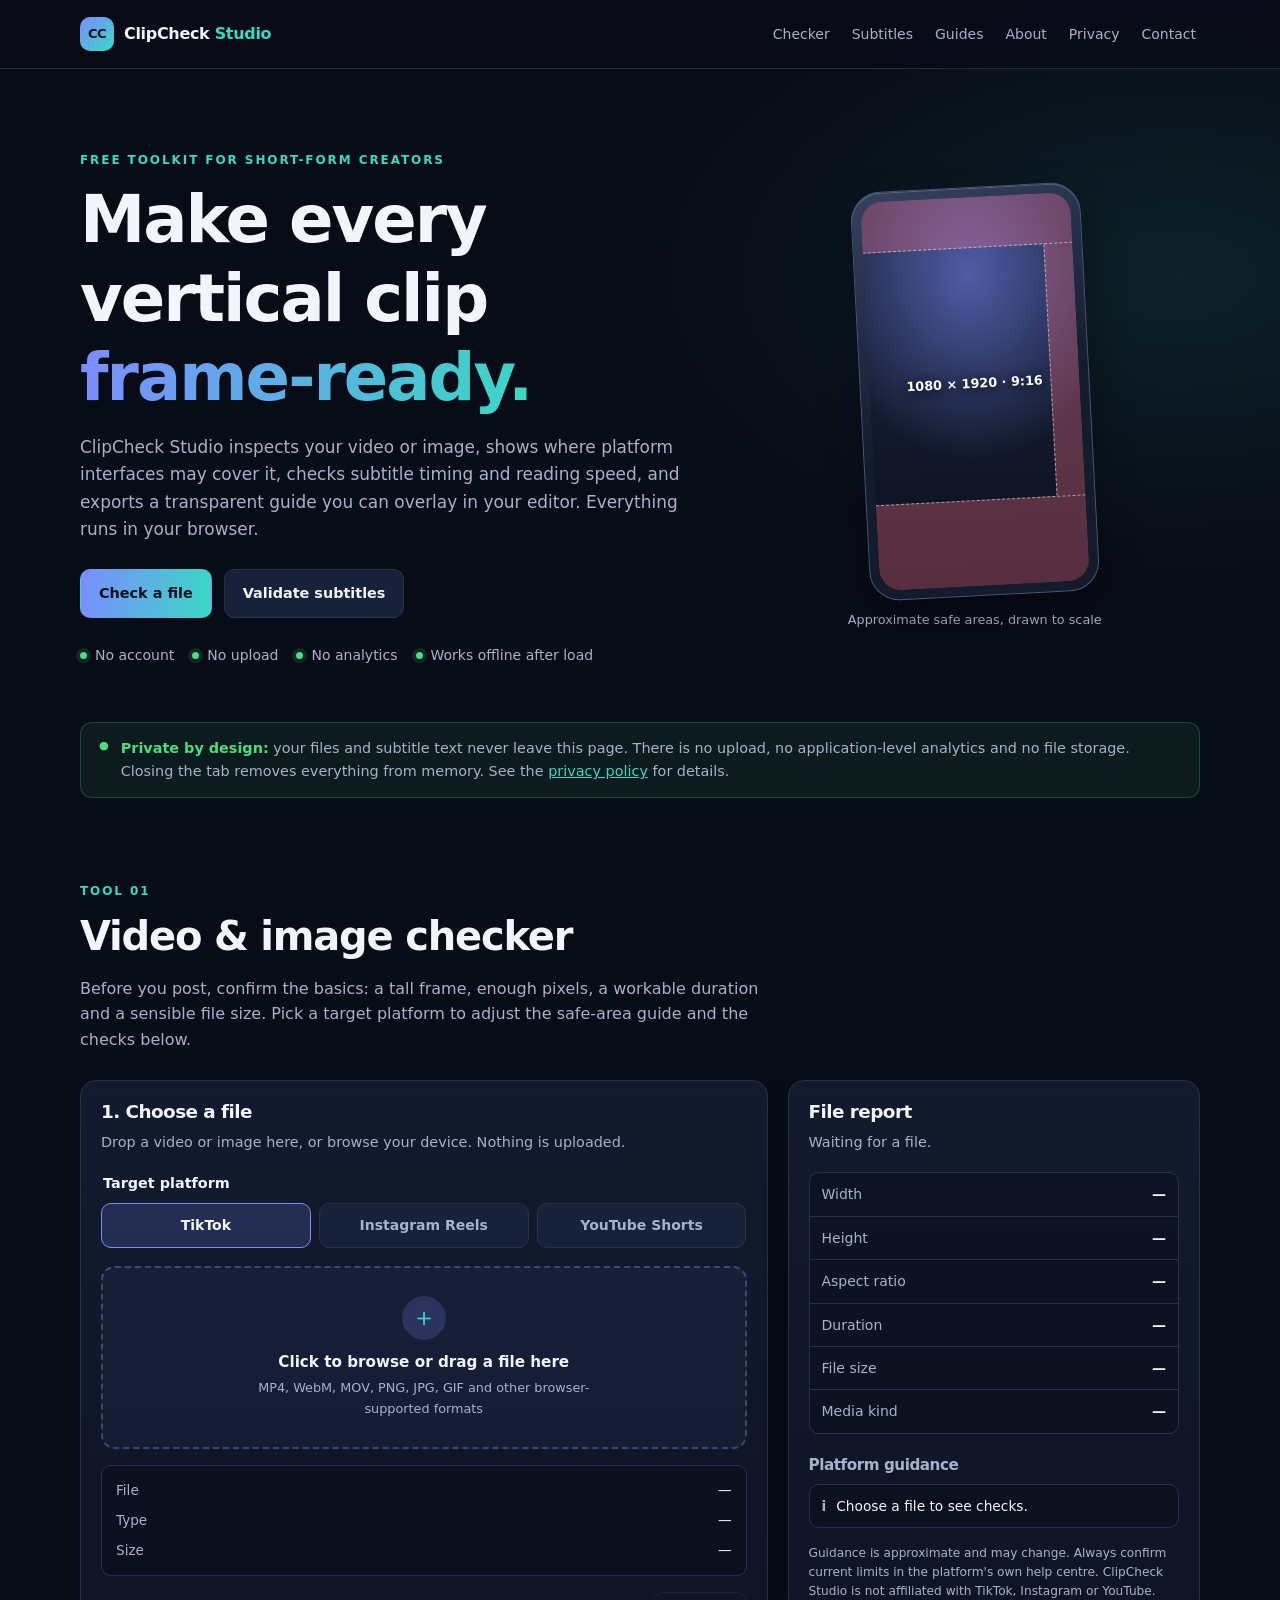
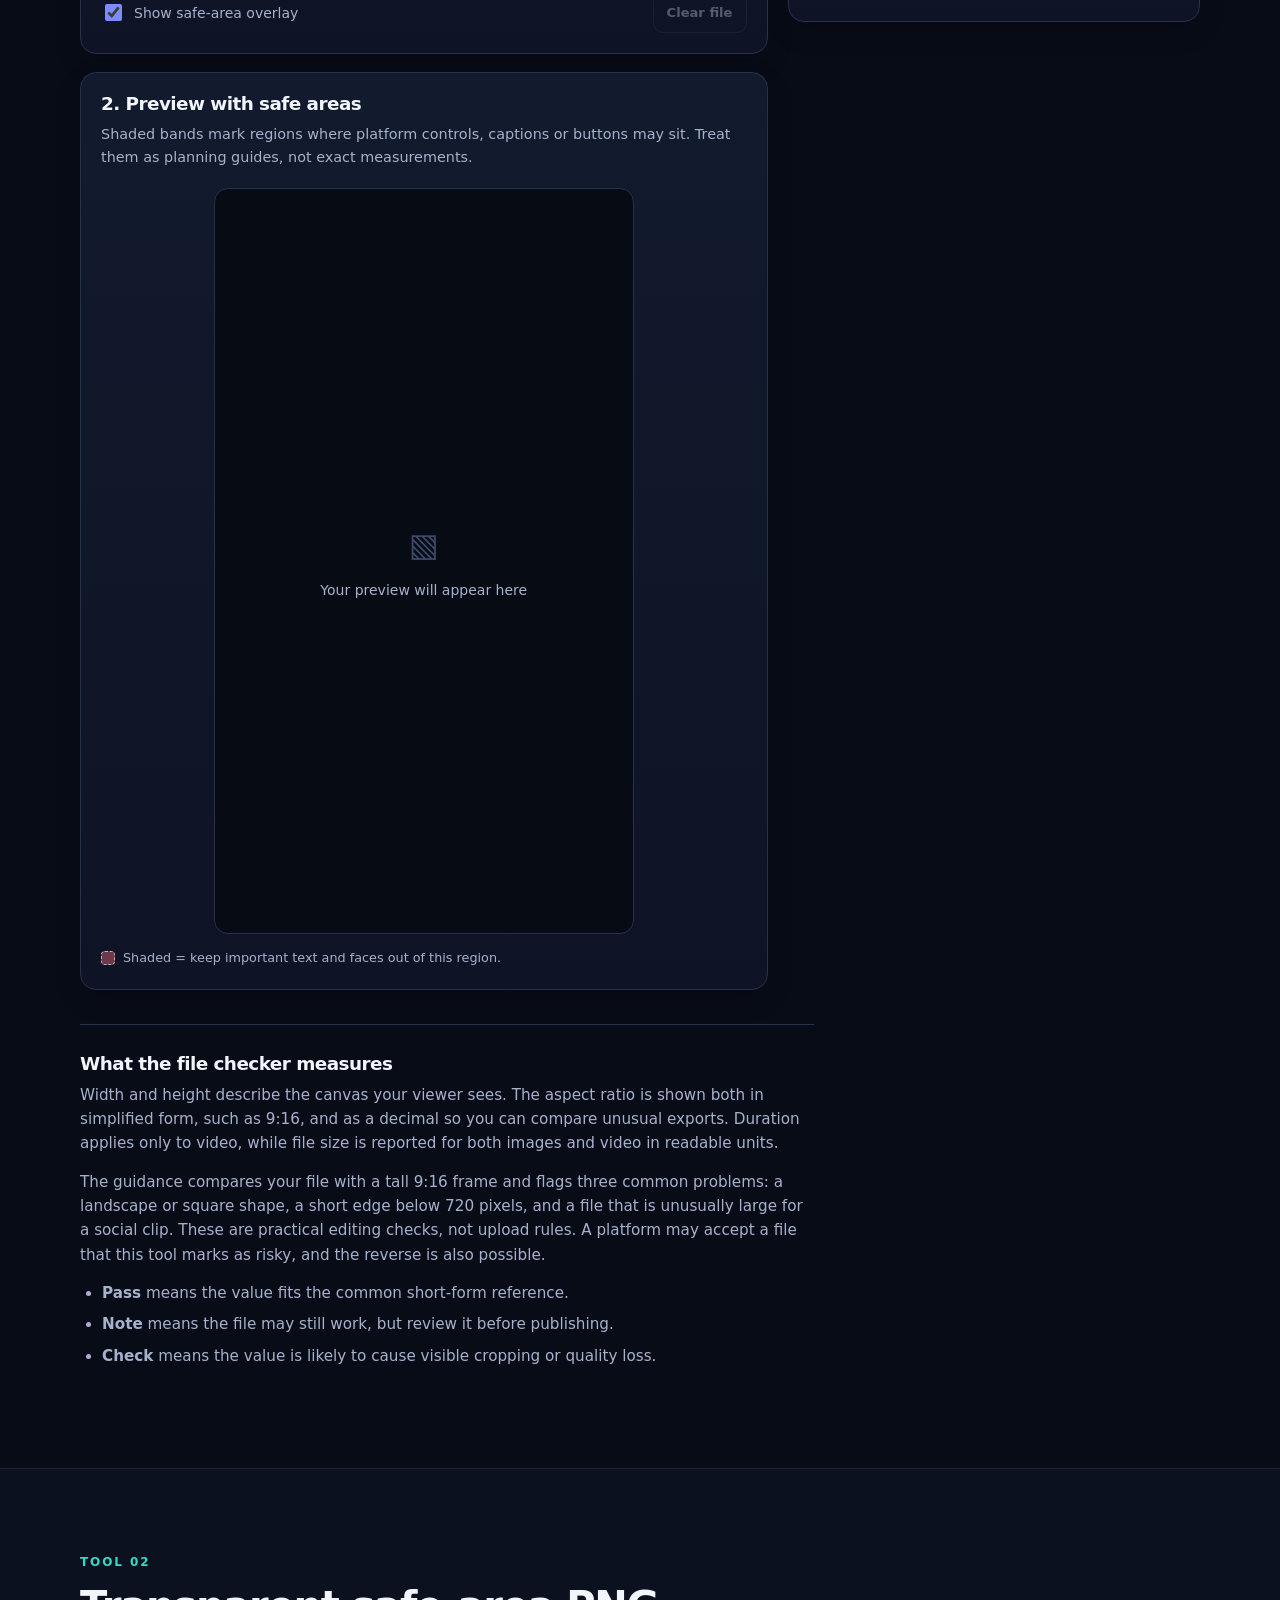
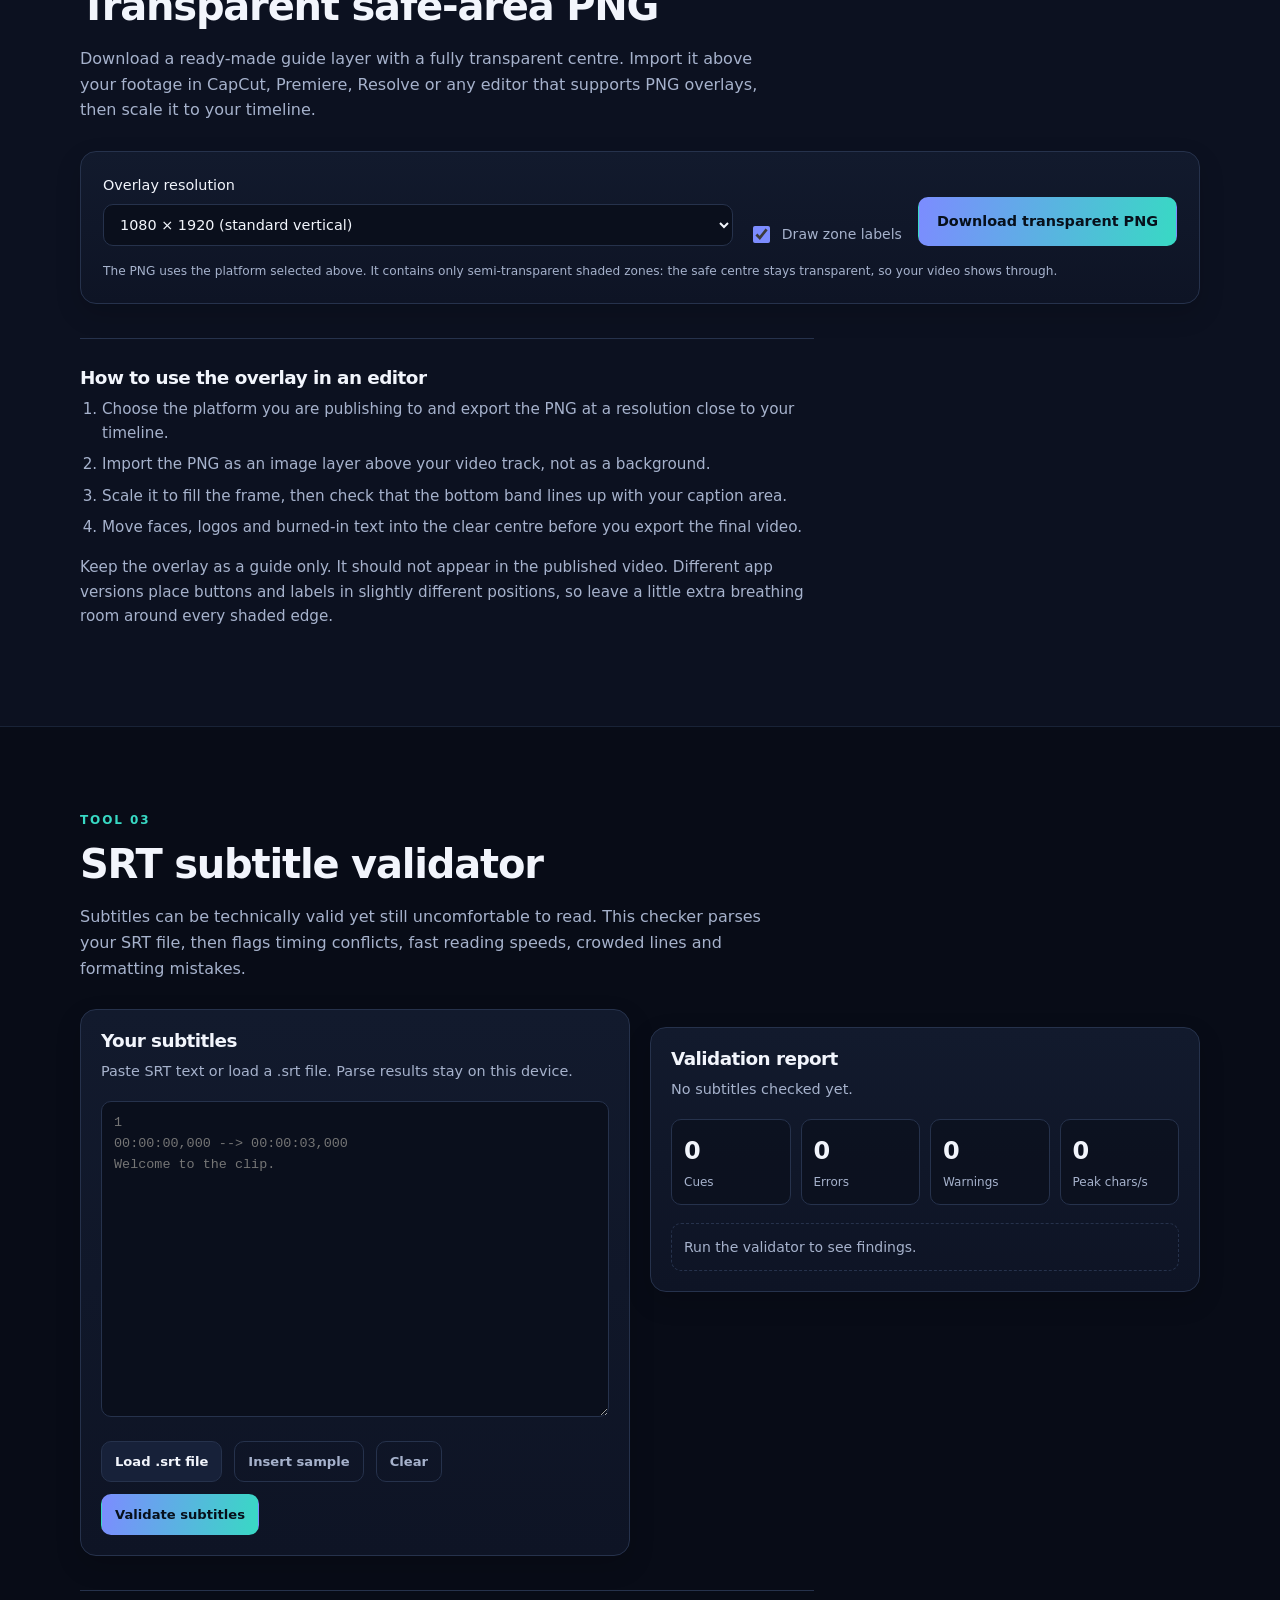
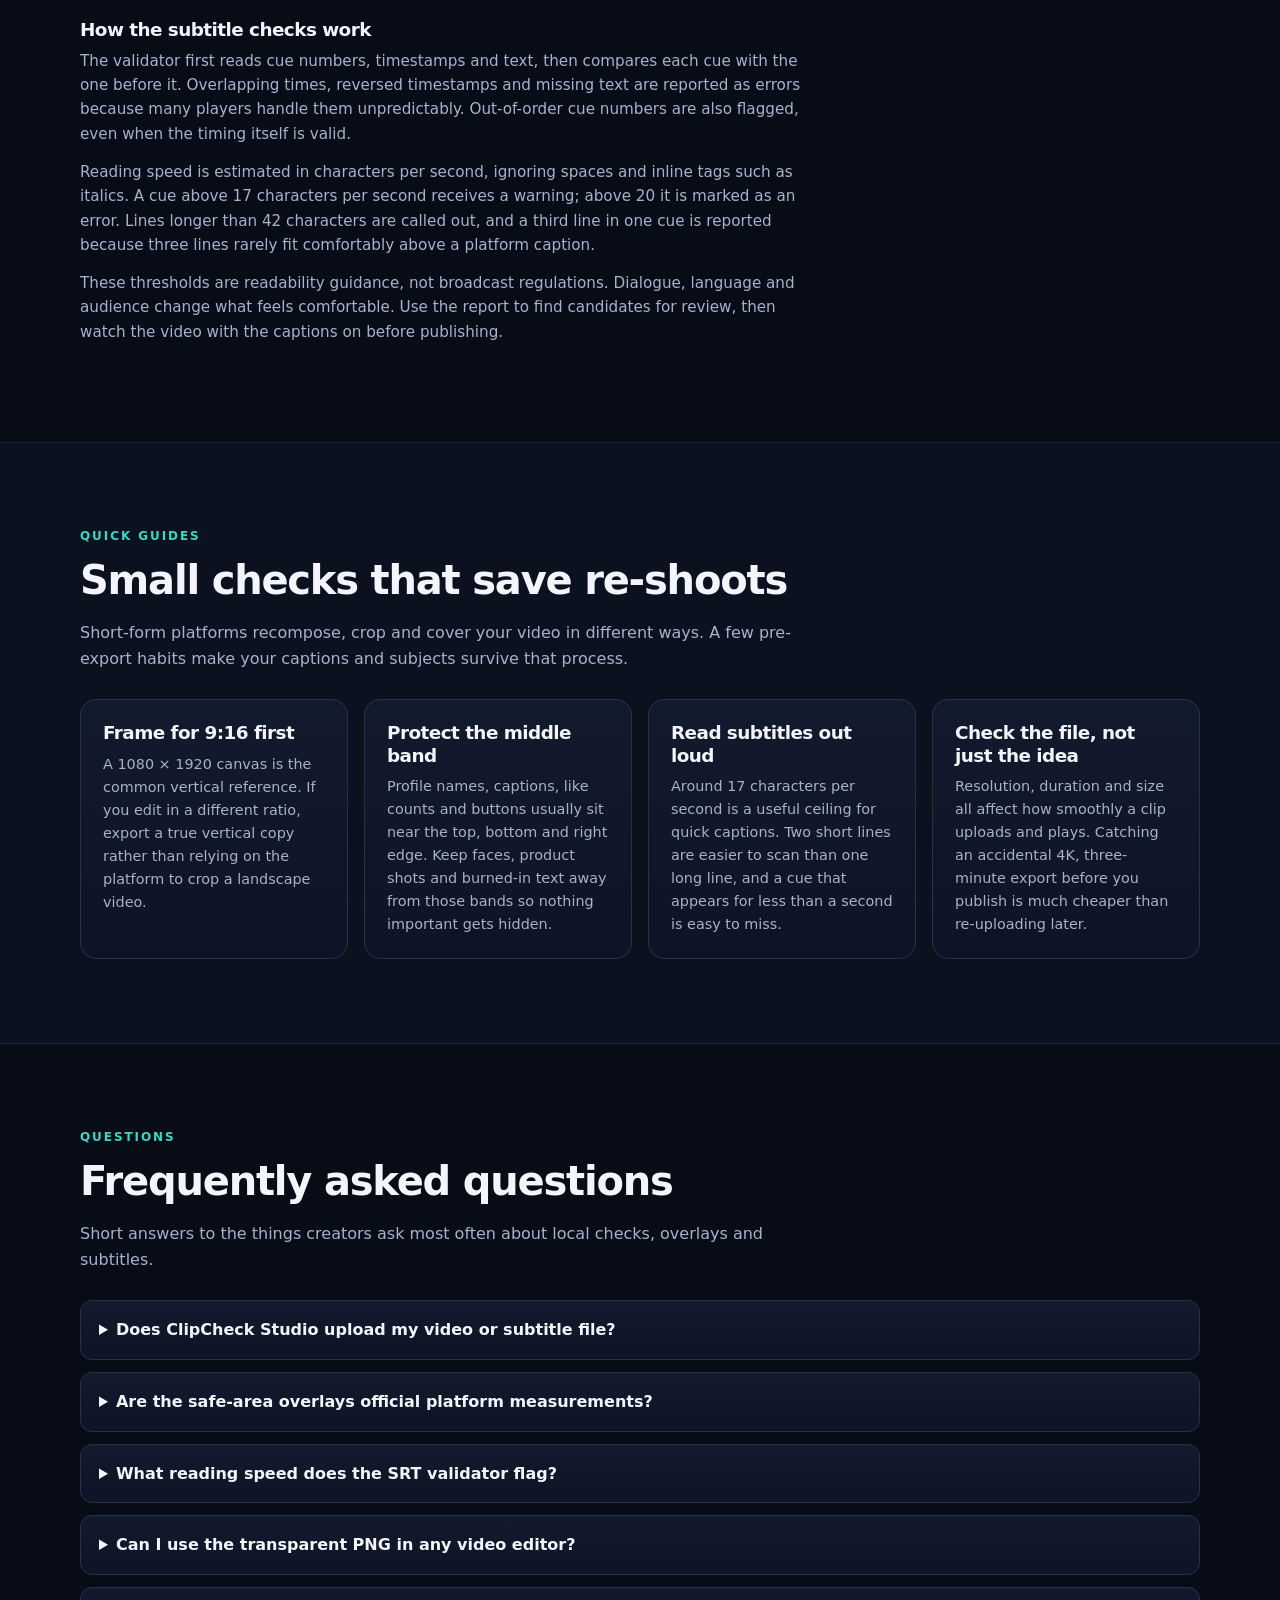
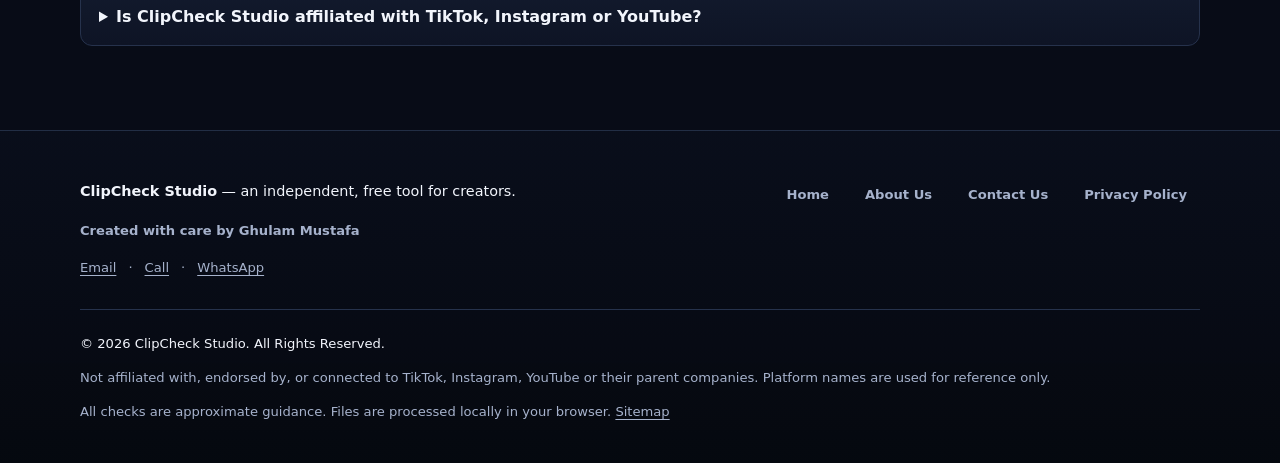
<file: index.html>
<!doctype html>
<html lang="en">
<head>
  <meta charset="utf-8">
  <meta name="viewport" content="width=device-width, initial-scale=1">
  <title>ClipCheck Studio — Free Video Spec, Safe Area &amp; SRT Tools</title>
  <meta name="description" content="Free private toolkit for TikTok, Reels and Shorts creators: check video specs, preview safe areas, export a PNG guide and validate SRT subtitles locally.">
  <meta name="theme-color" content="#0b1020">
  <meta name="color-scheme" content="dark">
  <meta name="robots" content="index, follow, max-image-preview:large">
  <link rel="canonical" href="https://mussax-moco.github.io/clipcheck-studio/">
  <meta property="og:type" content="website">
  <meta property="og:site_name" content="ClipCheck Studio">
  <meta property="og:locale" content="en_US">
  <meta property="og:url" content="https://mussax-moco.github.io/clipcheck-studio/">
  <meta property="og:title" content="ClipCheck Studio — Free Video Spec, Safe Area &amp; SRT Tools">
  <meta property="og:description" content="Check vertical video specs, preview approximate safe areas, export a transparent PNG guide and validate SRT subtitles in your browser.">
  <meta name="twitter:card" content="summary">
  <meta name="twitter:title" content="ClipCheck Studio — Free Video Spec, Safe Area &amp; SRT Tools">
  <meta name="twitter:description" content="Check vertical video specs, preview approximate safe areas, export a transparent PNG guide and validate SRT subtitles in your browser.">
  <script type="application/ld+json">
    {
      "@context": "https://schema.org",
      "@graph": [
        {
          "@type": "WebApplication",
          "name": "ClipCheck Studio",
          "url": "https://mussax-moco.github.io/clipcheck-studio/",
          "description": "A free browser toolkit for vertical video creators: media spec checks, approximate safe-area overlays and SRT subtitle validation.",
          "applicationCategory": "UtilitiesApplication",
          "operatingSystem": "Any modern web browser",
          "browserRequirements": "JavaScript enabled",
          "offers": { "@type": "Offer", "price": "0", "priceCurrency": "USD" },
          "featureList": [
            "Video and image preview",
            "Dimensions, aspect ratio, duration and file size checks",
            "Approximate platform safe-area overlays",
            "Transparent safe-area PNG export",
            "SRT subtitle validation with timing, reading-speed and long-line warnings",
            "Private local processing without uploads"
          ]
        },
        {
          "@type": "FAQPage",
          "mainEntity": [
            {
              "@type": "Question",
              "name": "Does ClipCheck Studio upload my video or subtitle file?",
              "acceptedAnswer": {
                "@type": "Answer",
                "text": "No. Files are opened with a local browser object URL and subtitles are parsed in memory. The site has no upload endpoint, database or analytics script."
              }
            },
            {
              "@type": "Question",
              "name": "Are the safe-area overlays official platform measurements?",
              "acceptedAnswer": {
                "@type": "Answer",
                "text": "No. They are approximate planning guides based on common vertical interface layouts. Exact placement changes with app version, device and account settings."
              }
            },
            {
              "@type": "Question",
              "name": "What reading speed does the SRT validator flag?",
              "acceptedAnswer": {
                "@type": "Answer",
                "text": "It warns above 17 characters per second and reports an error above 20 characters per second, because fast captions are difficult to read on a phone."
              }
            },
            {
              "@type": "Question",
              "name": "Can I use the transparent PNG in any video editor?",
              "acceptedAnswer": {
                "@type": "Answer",
                "text": "Yes, provided the editor can import a PNG image layer. Place the guide above your footage, scale it to fill the frame and lower its opacity if needed."
              }
            },
            {
              "@type": "Question",
              "name": "Is ClipCheck Studio affiliated with TikTok, Instagram or YouTube?",
              "acceptedAnswer": {
                "@type": "Answer",
                "text": "No. ClipCheck Studio is an independent tool. Platform names are used only to describe the formats people commonly publish to."
              }
            }
          ]
        }
      ]
    }
  </script>
  <link rel="stylesheet" href="styles.css">
</head>
<body>
  <a class="skip-link" href="#main">Skip to main content</a>

  <header class="site-header">
    <div class="wrap header-inner">
      <a class="brand" href="index.html" aria-label="ClipCheck Studio home">
        <span class="brand-mark" aria-hidden="true">CC</span>
        <span class="brand-name">ClipCheck <strong>Studio</strong></span>
      </a>
      <nav class="main-nav" aria-label="Primary">
        <a href="#checker">Checker</a>
        <a href="#subtitles">Subtitles</a>
        <a href="#guides">Guides</a>
        <a href="about.html">About</a>
        <a href="privacy.html">Privacy</a>
        <a href="contact.html">Contact</a>
      </nav>
    </div>
  </header>

  <main id="main">
    <section class="hero" id="top" aria-labelledby="hero-title">
      <div class="wrap hero-inner">
        <div class="hero-copy">
          <p class="eyebrow">Free toolkit for short-form creators</p>
          <h1 id="hero-title">Make every vertical clip <span>frame-ready.</span></h1>
          <p class="lead">ClipCheck Studio inspects your video or image, shows where platform interfaces may cover it, checks subtitle timing and reading speed, and exports a transparent guide you can overlay in your editor. Everything runs in your browser.</p>
          <div class="hero-actions">
            <a class="btn btn-primary" href="#checker">Check a file</a>
            <a class="btn btn-secondary" href="#subtitles">Validate subtitles</a>
          </div>
          <ul class="trust-list" aria-label="Toolkit benefits">
            <li>No account</li>
            <li>No upload</li>
            <li>No analytics</li>
            <li>Works offline after load</li>
          </ul>
        </div>
        <div class="hero-panel" aria-hidden="true">
          <div class="phone-frame">
            <div class="phone-screen">
              <span class="phone-line phone-line-top"></span>
              <span class="phone-line phone-line-bottom"></span>
              <span class="phone-line phone-line-side"></span>
              <span class="phone-caption">1080 × 1920 · 9:16</span>
            </div>
          </div>
          <p class="hero-panel-note">Approximate safe areas, drawn to scale</p>
        </div>
      </div>
    </section>

    <div class="wrap privacy-note" role="note">
      <span class="privacy-icon" aria-hidden="true">●</span>
      <p><strong>Private by design:</strong> your files and subtitle text never leave this page. There is no upload, no application-level analytics and no file storage. Closing the tab removes everything from memory. See the <a href="privacy.html">privacy policy</a> for details.</p>
    </div>

    <section class="section" id="checker" aria-labelledby="checker-title">
      <div class="wrap">
        <header class="section-head">
          <p class="eyebrow">Tool 01</p>
          <h2 id="checker-title">Video &amp; image checker</h2>
          <p>Before you post, confirm the basics: a tall frame, enough pixels, a workable duration and a sensible file size. Pick a target platform to adjust the safe-area guide and the checks below.</p>
        </header>

        <div class="tool-grid">
          <div class="tool-main">
            <div class="card">
              <div class="card-head">
                <h3 id="upload-title">1. Choose a file</h3>
                <p id="upload-help">Drop a video or image here, or browse your device. Nothing is uploaded.</p>
              </div>

              <fieldset class="platform-picker">
                <legend>Target platform</legend>
                <div class="segmented">
                  <label><input type="radio" name="platform" value="tiktok" checked><span>TikTok</span></label>
                  <label><input type="radio" name="platform" value="reels"><span>Instagram Reels</span></label>
                  <label><input type="radio" name="platform" value="shorts"><span>YouTube Shorts</span></label>
                </div>
              </fieldset>

              <label class="drop-zone" id="dropZone" for="mediaFile">
                <input type="file" id="mediaFile" name="mediaFile" accept="video/*,image/*" aria-describedby="upload-help fileError">
                <span class="drop-icon" aria-hidden="true">＋</span>
                <span class="drop-title">Click to browse or drag a file here</span>
                <span class="drop-hint">MP4, WebM, MOV, PNG, JPG, GIF and other browser-supported formats</span>
              </label>
              <p class="error-text" id="fileError" role="alert" hidden></p>

              <div class="file-meta" id="fileMeta" hidden>
                <div><span class="meta-label">File</span><span class="meta-value" id="metaName">—</span></div>
                <div><span class="meta-label">Type</span><span class="meta-value" id="metaType">—</span></div>
                <div><span class="meta-label">Size</span><span class="meta-value" id="metaSize">—</span></div>
              </div>
              <div class="toolbar-row">
                <label class="check-control"><input type="checkbox" id="overlayToggle" checked> Show safe-area overlay</label>
                <button class="btn btn-ghost btn-sm" type="button" id="clearMedia" disabled>Clear file</button>
              </div>
            </div>

            <div class="card">
              <div class="card-head">
                <h3 id="preview-title">2. Preview with safe areas</h3>
                <p>Shaded bands mark regions where platform controls, captions or buttons may sit. Treat them as planning guides, not exact measurements.</p>
              </div>
              <div class="preview-shell">
                <div class="preview-stage" id="previewStage">
                  <div class="media-mount" id="mediaMount"></div>
                  <div class="placeholder" id="previewPlaceholder">Your preview will appear here</div>
                  <div class="overlay" id="overlay" aria-hidden="true" hidden>
                    <div class="zone zone-top"><span>Top UI</span></div>
                    <div class="zone zone-bottom"><span>Bottom UI</span></div>
                    <div class="zone zone-right"><span>Buttons</span></div>
                    <div class="zone zone-left"><span>Edge</span></div>
                  </div>
                </div>
              </div>
              <p class="legend"><span class="legend-swatch" aria-hidden="true"></span> Shaded = keep important text and faces out of this region.</p>
            </div>
          </div>

          <aside class="tool-side" aria-labelledby="results-title">
            <div class="card sticky-card">
              <div class="card-head">
                <h3 id="results-title">File report</h3>
                <p id="resultsStatus" aria-live="polite">Waiting for a file.</p>
              </div>

              <dl class="spec-list">
                <div><dt>Width</dt><dd id="specWidth">—</dd></div>
                <div><dt>Height</dt><dd id="specHeight">—</dd></div>
                <div><dt>Aspect ratio</dt><dd id="specRatio">—</dd></div>
                <div><dt>Duration</dt><dd id="specDuration">—</dd></div>
                <div><dt>File size</dt><dd id="specSize">—</dd></div>
                <div><dt>Media kind</dt><dd id="specKind">—</dd></div>
              </dl>

              <h4 class="subhead">Platform guidance</h4>
              <ul class="check-list" id="checkList" aria-live="polite">
                <li class="check-item check-neutral">Choose a file to see checks.</li>
              </ul>
              <p class="fine-print">Guidance is approximate and may change. Always confirm current limits in the platform's own help centre. ClipCheck Studio is not affiliated with TikTok, Instagram or YouTube.</p>
            </div>
          </aside>
        </div>

        <div class="content-block prose">
          <h3>What the file checker measures</h3>
          <p>Width and height describe the canvas your viewer sees. The aspect ratio is shown both in simplified form, such as 9:16, and as a decimal so you can compare unusual exports. Duration applies only to video, while file size is reported for both images and video in readable units.</p>
          <p>The guidance compares your file with a tall 9:16 frame and flags three common problems: a landscape or square shape, a short edge below 720 pixels, and a file that is unusually large for a social clip. These are practical editing checks, not upload rules. A platform may accept a file that this tool marks as risky, and the reverse is also possible.</p>
          <ul>
            <li><strong>Pass</strong> means the value fits the common short-form reference.</li>
            <li><strong>Note</strong> means the file may still work, but review it before publishing.</li>
            <li><strong>Check</strong> means the value is likely to cause visible cropping or quality loss.</li>
          </ul>
        </div>
      </div>
    </section>

    <section class="section section-alt" id="safe-area" aria-labelledby="safe-title">
      <div class="wrap">
        <header class="section-head">
          <p class="eyebrow">Tool 02</p>
          <h2 id="safe-title">Transparent safe-area PNG</h2>
          <p>Download a ready-made guide layer with a fully transparent centre. Import it above your footage in CapCut, Premiere, Resolve or any editor that supports PNG overlays, then scale it to your timeline.</p>
        </header>

        <div class="card export-card">
          <div class="export-controls">
            <div class="field">
              <label for="exportSize">Overlay resolution</label>
              <select id="exportSize">
                <option value="1080x1920">1080 × 1920 (standard vertical)</option>
                <option value="720x1280">720 × 1280 (lighter file)</option>
                <option value="2160x3840">2160 × 3840 (high resolution)</option>
              </select>
            </div>
            <label class="check-control"><input type="checkbox" id="labelToggle" checked> Draw zone labels</label>
            <button class="btn btn-primary" type="button" id="downloadOverlay">Download transparent PNG</button>
          </div>
          <p class="fine-print">The PNG uses the platform selected above. It contains only semi-transparent shaded zones: the safe centre stays transparent, so your video shows through.</p>
          <p class="error-text" id="exportError" role="alert" hidden></p>
        </div>

        <div class="content-block prose">
          <h3>How to use the overlay in an editor</h3>
          <ol>
            <li>Choose the platform you are publishing to and export the PNG at a resolution close to your timeline.</li>
            <li>Import the PNG as an image layer above your video track, not as a background.</li>
            <li>Scale it to fill the frame, then check that the bottom band lines up with your caption area.</li>
            <li>Move faces, logos and burned-in text into the clear centre before you export the final video.</li>
          </ol>
          <p>Keep the overlay as a guide only. It should not appear in the published video. Different app versions place buttons and labels in slightly different positions, so leave a little extra breathing room around every shaded edge.</p>
        </div>
      </div>
    </section>

    <section class="section" id="subtitles" aria-labelledby="subs-title">
      <div class="wrap">
        <header class="section-head">
          <p class="eyebrow">Tool 03</p>
          <h2 id="subs-title">SRT subtitle validator</h2>
          <p>Subtitles can be technically valid yet still uncomfortable to read. This checker parses your SRT file, then flags timing conflicts, fast reading speeds, crowded lines and formatting mistakes.</p>
        </header>

        <div class="subtitle-grid">
          <div class="card">
            <div class="card-head">
              <h3 id="srt-input-title">Your subtitles</h3>
              <p id="srt-help">Paste SRT text or load a .srt file. Parse results stay on this device.</p>
            </div>
            <label class="sr-only" for="srtInput">SRT subtitle text</label>
            <textarea id="srtInput" rows="14" spellcheck="false" placeholder="1&#10;00:00:00,000 --> 00:00:03,000&#10;Welcome to the clip." aria-describedby="srt-help srtError"></textarea>
            <p class="error-text" id="srtError" role="alert" hidden></p>
            <div class="toolbar-row wrap-row">
              <label class="btn btn-secondary btn-sm file-btn" for="srtFile">Load .srt file</label>
              <input class="sr-only" type="file" id="srtFile" accept=".srt,text/plain" aria-label="Load an SRT file">
              <button class="btn btn-ghost btn-sm" type="button" id="sampleSrt">Insert sample</button>
              <button class="btn btn-ghost btn-sm" type="button" id="clearSrt">Clear</button>
              <button class="btn btn-primary btn-sm" type="button" id="validateSrt">Validate subtitles</button>
            </div>
          </div>

          <div class="card">
            <div class="card-head">
              <h3>Validation report</h3>
              <p id="srtStatus" aria-live="polite">No subtitles checked yet.</p>
            </div>
            <div class="stat-grid" id="srtStats" hidden>
              <div><span class="stat-value" id="statCues">0</span><span class="stat-label">Cues</span></div>
              <div><span class="stat-value" id="statErrors">0</span><span class="stat-label">Errors</span></div>
              <div><span class="stat-value" id="statWarnings">0</span><span class="stat-label">Warnings</span></div>
              <div><span class="stat-value" id="statCps">0</span><span class="stat-label">Peak chars/s</span></div>
            </div>
            <div class="results-scroll">
              <ul class="issue-list" id="issueList" aria-live="polite">
                <li class="issue-empty">Run the validator to see findings.</li>
              </ul>
            </div>
            <details class="cue-details" id="cueDetails" hidden>
              <summary>Per-cue timing detail</summary>
              <div class="table-scroll">
                <table>
                  <thead>
                    <tr><th scope="col">#</th><th scope="col">Start</th><th scope="col">End</th><th scope="col">Length</th><th scope="col">Chars/s</th><th scope="col">Text</th></tr>
                  </thead>
                  <tbody id="cueTableBody"></tbody>
                </table>
              </div>
            </details>
          </div>
        </div>

        <div class="content-block prose">
          <h3>How the subtitle checks work</h3>
          <p>The validator first reads cue numbers, timestamps and text, then compares each cue with the one before it. Overlapping times, reversed timestamps and missing text are reported as errors because many players handle them unpredictably. Out-of-order cue numbers are also flagged, even when the timing itself is valid.</p>
          <p>Reading speed is estimated in characters per second, ignoring spaces and inline tags such as italics. A cue above 17 characters per second receives a warning; above 20 it is marked as an error. Lines longer than 42 characters are called out, and a third line in one cue is reported because three lines rarely fit comfortably above a platform caption.</p>
          <p>These thresholds are readability guidance, not broadcast regulations. Dialogue, language and audience change what feels comfortable. Use the report to find candidates for review, then watch the video with the captions on before publishing.</p>
        </div>
      </div>
    </section>

    <section class="section section-alt" id="guides" aria-labelledby="guides-title">
      <div class="wrap">
        <header class="section-head">
          <p class="eyebrow">Quick guides</p>
          <h2 id="guides-title">Small checks that save re-shoots</h2>
          <p>Short-form platforms recompose, crop and cover your video in different ways. A few pre-export habits make your captions and subjects survive that process.</p>
        </header>
        <div class="guide-grid">
          <article class="guide-card">
            <h3>Frame for 9:16 first</h3>
            <p>A 1080 × 1920 canvas is the common vertical reference. If you edit in a different ratio, export a true vertical copy rather than relying on the platform to crop a landscape video.</p>
          </article>
          <article class="guide-card">
            <h3>Protect the middle band</h3>
            <p>Profile names, captions, like counts and buttons usually sit near the top, bottom and right edge. Keep faces, product shots and burned-in text away from those bands so nothing important gets hidden.</p>
          </article>
          <article class="guide-card">
            <h3>Read subtitles out loud</h3>
            <p>Around 17 characters per second is a useful ceiling for quick captions. Two short lines are easier to scan than one long line, and a cue that appears for less than a second is easy to miss.</p>
          </article>
          <article class="guide-card">
            <h3>Check the file, not just the idea</h3>
            <p>Resolution, duration and size all affect how smoothly a clip uploads and plays. Catching an accidental 4K, three-minute export before you publish is much cheaper than re-uploading later.</p>
          </article>
        </div>
      </div>
    </section>

    <section class="section" id="faq" aria-labelledby="faq-title">
      <div class="wrap">
        <header class="section-head">
          <p class="eyebrow">Questions</p>
          <h2 id="faq-title">Frequently asked questions</h2>
          <p>Short answers to the things creators ask most often about local checks, overlays and subtitles.</p>
        </header>
        <div class="faq-list">
          <details>
            <summary>Does ClipCheck Studio upload my video or subtitle file?</summary>
            <p>No. Files are opened with a local browser object URL and subtitles are parsed in memory. The site has no upload endpoint, database or analytics script.</p>
          </details>
          <details>
            <summary>Are the safe-area overlays official platform measurements?</summary>
            <p>No. They are approximate planning guides based on common vertical interface layouts. Exact placement changes with app version, device and account settings.</p>
          </details>
          <details>
            <summary>What reading speed does the SRT validator flag?</summary>
            <p>It warns above 17 characters per second and reports an error above 20 characters per second, because fast captions are difficult to read on a phone.</p>
          </details>
          <details>
            <summary>Can I use the transparent PNG in any video editor?</summary>
            <p>Yes, provided the editor can import a PNG image layer. Place the guide above your footage, scale it to fill the frame and lower its opacity if needed.</p>
          </details>
          <details>
            <summary>Is ClipCheck Studio affiliated with TikTok, Instagram or YouTube?</summary>
            <p>No. ClipCheck Studio is an independent tool. Platform names are used only to describe the formats people commonly publish to.</p>
          </details>
        </div>
      </div>
    </section>
  </main>

  <footer class="site-footer">
    <div class="wrap footer-inner">
      <div class="footer-brand">
        <p class="footer-name"><strong>ClipCheck Studio</strong> — an independent, free tool for creators.</p>
        <p class="footer-credit">Created with care by Ghulam Mustafa</p>
        <p class="footer-contact"><a href="mailto:mustafaalee305@gmail.com">Email</a><span aria-hidden="true"> · </span><a href="tel:+923169006243">Call</a><span aria-hidden="true"> · </span><a href="https://wa.me/923169006243" rel="noopener noreferrer">WhatsApp</a></p>
      </div>
      <nav class="footer-nav" aria-label="Footer">
        <a href="index.html">Home</a>
        <a href="about.html">About Us</a>
        <a href="contact.html">Contact Us</a>
        <a href="privacy.html">Privacy Policy</a>
      </nav>
      <div class="footer-legal">
        <p>© 2026 ClipCheck Studio. All Rights Reserved.</p>
        <p>Not affiliated with, endorsed by, or connected to TikTok, Instagram, YouTube or their parent companies. Platform names are used for reference only.</p>
        <p>All checks are approximate guidance. Files are processed locally in your browser. <a href="sitemap.xml">Sitemap</a></p>
      </div>
    </div>
  </footer>

  <script src="app.js"></script>
</body>
</html>
</file>
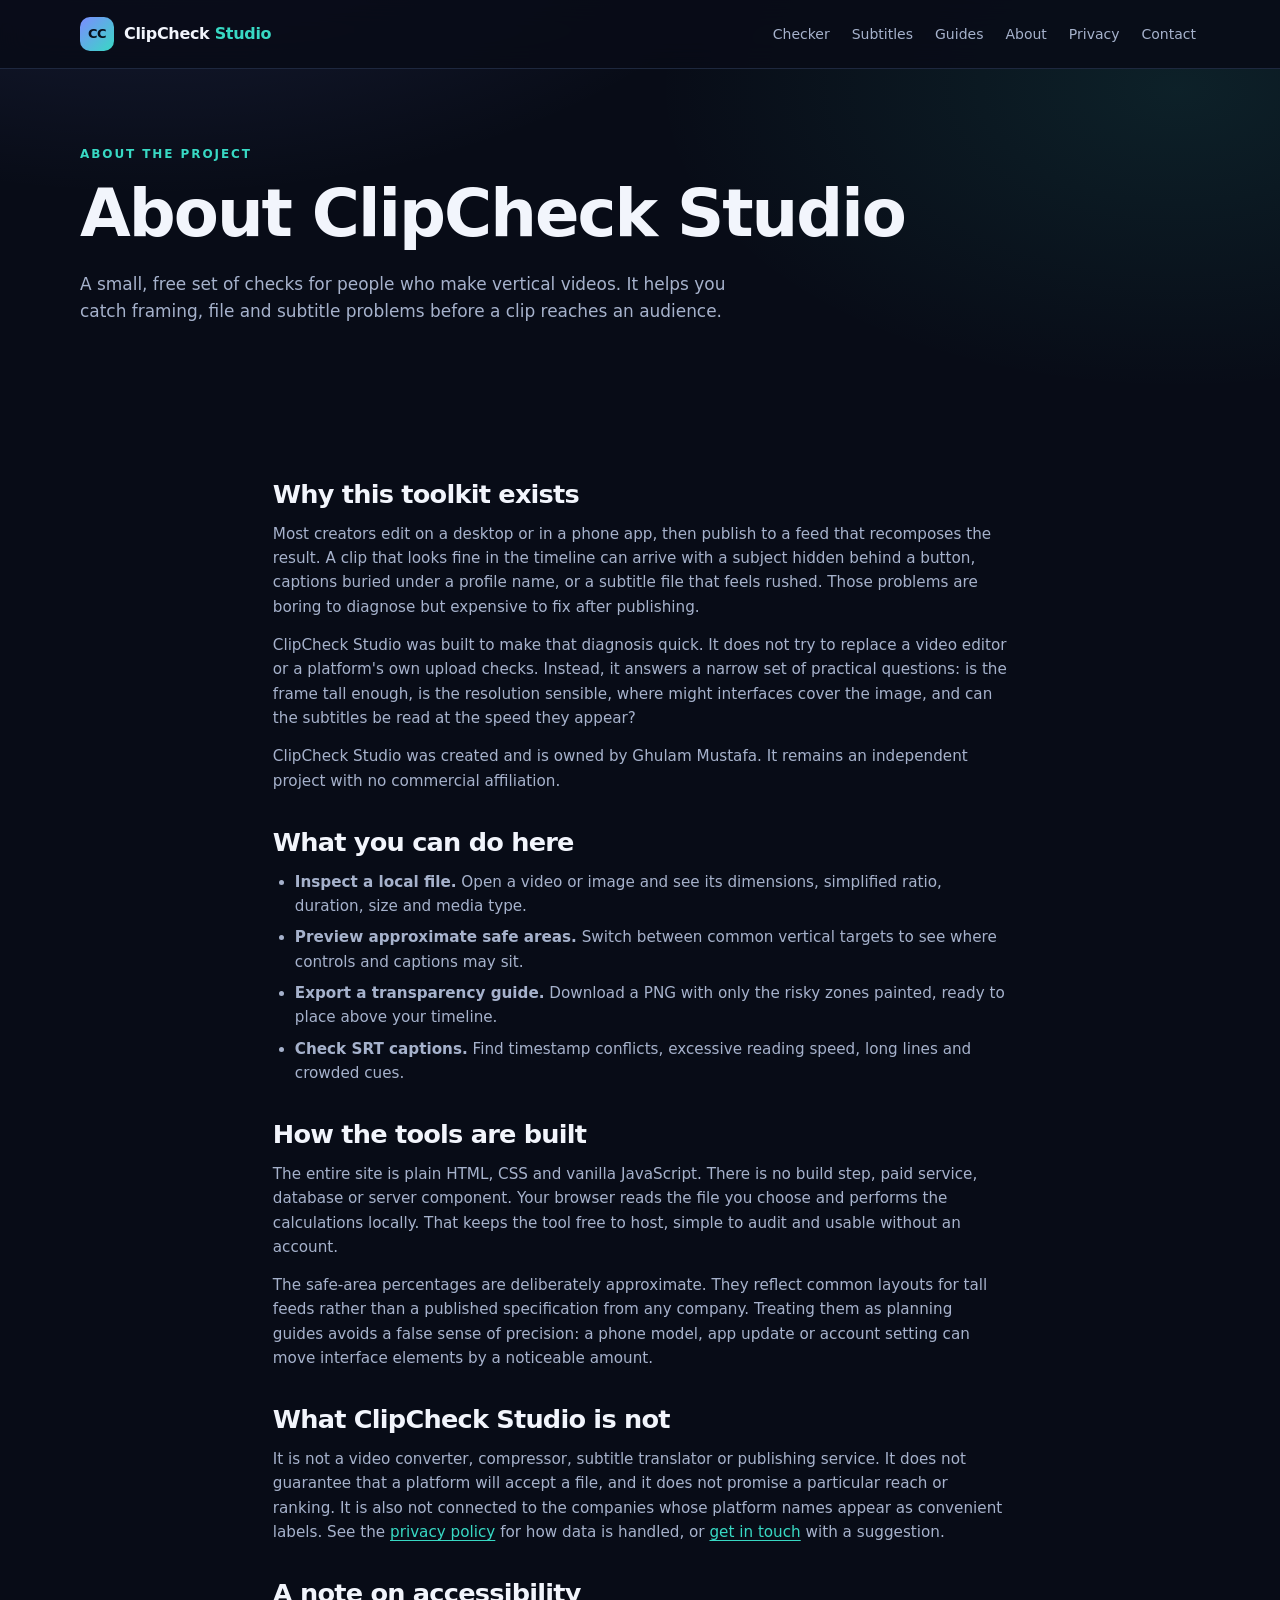
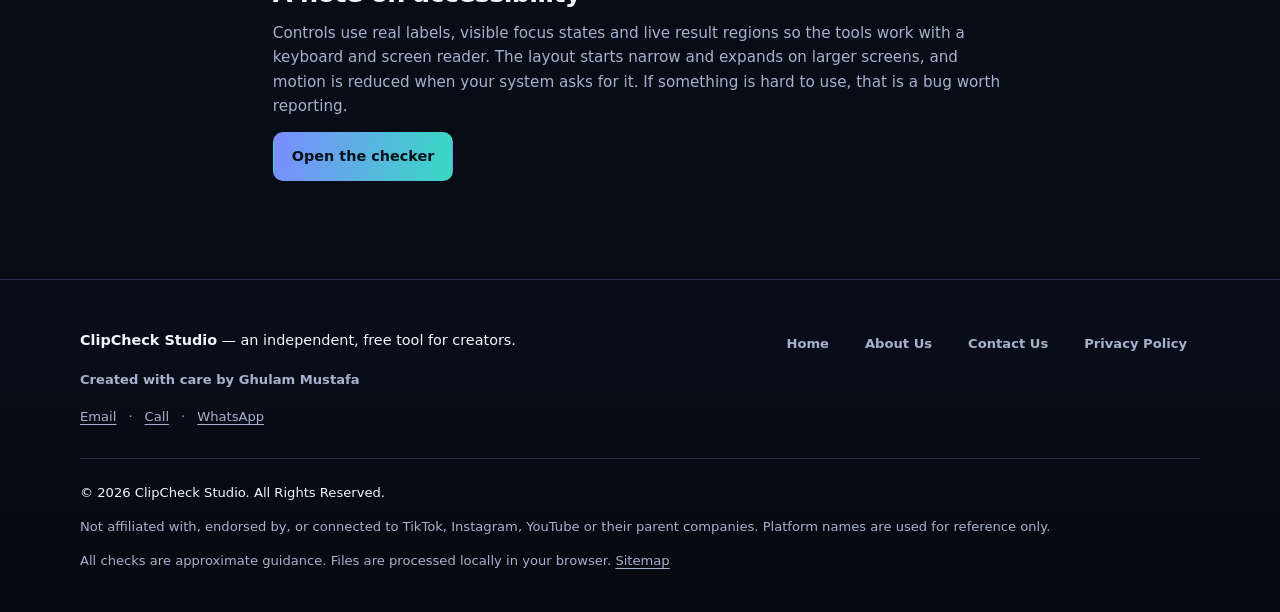
<file: about.html>
<!doctype html>
<html lang="en">
<head>
  <meta charset="utf-8">
  <meta name="viewport" content="width=device-width, initial-scale=1">
  <title>About ClipCheck Studio — Free Tools for Vertical Creators</title>
  <meta name="description" content="Learn why ClipCheck Studio exists, how its local video checks work, and what this free independent toolkit is and is not for.">
  <meta name="theme-color" content="#0b1020">
  <meta name="color-scheme" content="dark">
  <meta name="robots" content="index, follow">
  <link rel="canonical" href="https://mussax-moco.github.io/clipcheck-studio/about.html">
  <meta property="og:type" content="website">
  <meta property="og:site_name" content="ClipCheck Studio">
  <meta property="og:locale" content="en_US">
  <meta property="og:url" content="https://mussax-moco.github.io/clipcheck-studio/about.html">
  <meta property="og:title" content="About ClipCheck Studio — Free Tools for Vertical Creators">
  <meta property="og:description" content="Learn why ClipCheck Studio exists, how its local video checks work, and what this free independent toolkit is and is not for.">
  <meta name="twitter:card" content="summary">
  <meta name="twitter:title" content="About ClipCheck Studio — Free Tools for Vertical Creators">
  <meta name="twitter:description" content="Learn why ClipCheck Studio exists, how its local video checks work, and what this free independent toolkit is and is not for.">
  <link rel="stylesheet" href="styles.css">
</head>
<body>
  <a class="skip-link" href="#main">Skip to main content</a>

  <header class="site-header">
    <div class="wrap header-inner">
      <a class="brand" href="index.html" aria-label="ClipCheck Studio home">
        <span class="brand-mark" aria-hidden="true">CC</span>
        <span class="brand-name">ClipCheck <strong>Studio</strong></span>
      </a>
      <nav class="main-nav" aria-label="Primary">
        <a href="index.html#checker">Checker</a>
        <a href="index.html#subtitles">Subtitles</a>
        <a href="index.html#guides">Guides</a>
        <a href="about.html" aria-current="page">About</a>
        <a href="privacy.html">Privacy</a>
        <a href="contact.html">Contact</a>
      </nav>
    </div>
  </header>

  <main id="main">
    <section class="page-hero" aria-labelledby="about-title">
      <div class="wrap">
        <p class="eyebrow">About the project</p>
        <h1 id="about-title">About ClipCheck Studio</h1>
        <p class="lead">A small, free set of checks for people who make vertical videos. It helps you catch framing, file and subtitle problems before a clip reaches an audience.</p>
      </div>
    </section>

    <section class="section" aria-labelledby="why-title">
      <div class="wrap prose">
        <h2 id="why-title">Why this toolkit exists</h2>
        <p>Most creators edit on a desktop or in a phone app, then publish to a feed that recomposes the result. A clip that looks fine in the timeline can arrive with a subject hidden behind a button, captions buried under a profile name, or a subtitle file that feels rushed. Those problems are boring to diagnose but expensive to fix after publishing.</p>
        <p>ClipCheck Studio was built to make that diagnosis quick. It does not try to replace a video editor or a platform's own upload checks. Instead, it answers a narrow set of practical questions: is the frame tall enough, is the resolution sensible, where might interfaces cover the image, and can the subtitles be read at the speed they appear?</p>
        <p>ClipCheck Studio was created and is owned by Ghulam Mustafa. It remains an independent project with no commercial affiliation.</p>

        <h2>What you can do here</h2>
        <ul>
          <li><strong>Inspect a local file.</strong> Open a video or image and see its dimensions, simplified ratio, duration, size and media type.</li>
          <li><strong>Preview approximate safe areas.</strong> Switch between common vertical targets to see where controls and captions may sit.</li>
          <li><strong>Export a transparency guide.</strong> Download a PNG with only the risky zones painted, ready to place above your timeline.</li>
          <li><strong>Check SRT captions.</strong> Find timestamp conflicts, excessive reading speed, long lines and crowded cues.</li>
        </ul>

        <h2>How the tools are built</h2>
        <p>The entire site is plain HTML, CSS and vanilla JavaScript. There is no build step, paid service, database or server component. Your browser reads the file you choose and performs the calculations locally. That keeps the tool free to host, simple to audit and usable without an account.</p>
        <p>The safe-area percentages are deliberately approximate. They reflect common layouts for tall feeds rather than a published specification from any company. Treating them as planning guides avoids a false sense of precision: a phone model, app update or account setting can move interface elements by a noticeable amount.</p>

        <h2>What ClipCheck Studio is not</h2>
        <p>It is not a video converter, compressor, subtitle translator or publishing service. It does not guarantee that a platform will accept a file, and it does not promise a particular reach or ranking. It is also not connected to the companies whose platform names appear as convenient labels. See the <a href="privacy.html">privacy policy</a> for how data is handled, or <a href="contact.html">get in touch</a> with a suggestion.</p>

        <h2>A note on accessibility</h2>
        <p>Controls use real labels, visible focus states and live result regions so the tools work with a keyboard and screen reader. The layout starts narrow and expands on larger screens, and motion is reduced when your system asks for it. If something is hard to use, that is a bug worth reporting.</p>

        <p class="cta-line"><a class="btn btn-primary" href="index.html#checker">Open the checker</a></p>
      </div>
    </section>
  </main>

  <footer class="site-footer">
    <div class="wrap footer-inner">
      <div class="footer-brand">
        <p class="footer-name"><strong>ClipCheck Studio</strong> — an independent, free tool for creators.</p>
        <p class="footer-credit">Created with care by Ghulam Mustafa</p>
        <p class="footer-contact"><a href="mailto:mustafaalee305@gmail.com">Email</a><span aria-hidden="true"> · </span><a href="tel:+923169006243">Call</a><span aria-hidden="true"> · </span><a href="https://wa.me/923169006243" rel="noopener noreferrer">WhatsApp</a></p>
      </div>
      <nav class="footer-nav" aria-label="Footer">
        <a href="index.html">Home</a>
        <a href="about.html">About Us</a>
        <a href="contact.html">Contact Us</a>
        <a href="privacy.html">Privacy Policy</a>
      </nav>
      <div class="footer-legal">
        <p>© 2026 ClipCheck Studio. All Rights Reserved.</p>
        <p>Not affiliated with, endorsed by, or connected to TikTok, Instagram, YouTube or their parent companies. Platform names are used for reference only.</p>
        <p>All checks are approximate guidance. Files are processed locally in your browser. <a href="sitemap.xml">Sitemap</a></p>
      </div>
    </div>
  </footer>
</body>
</html>
</file>
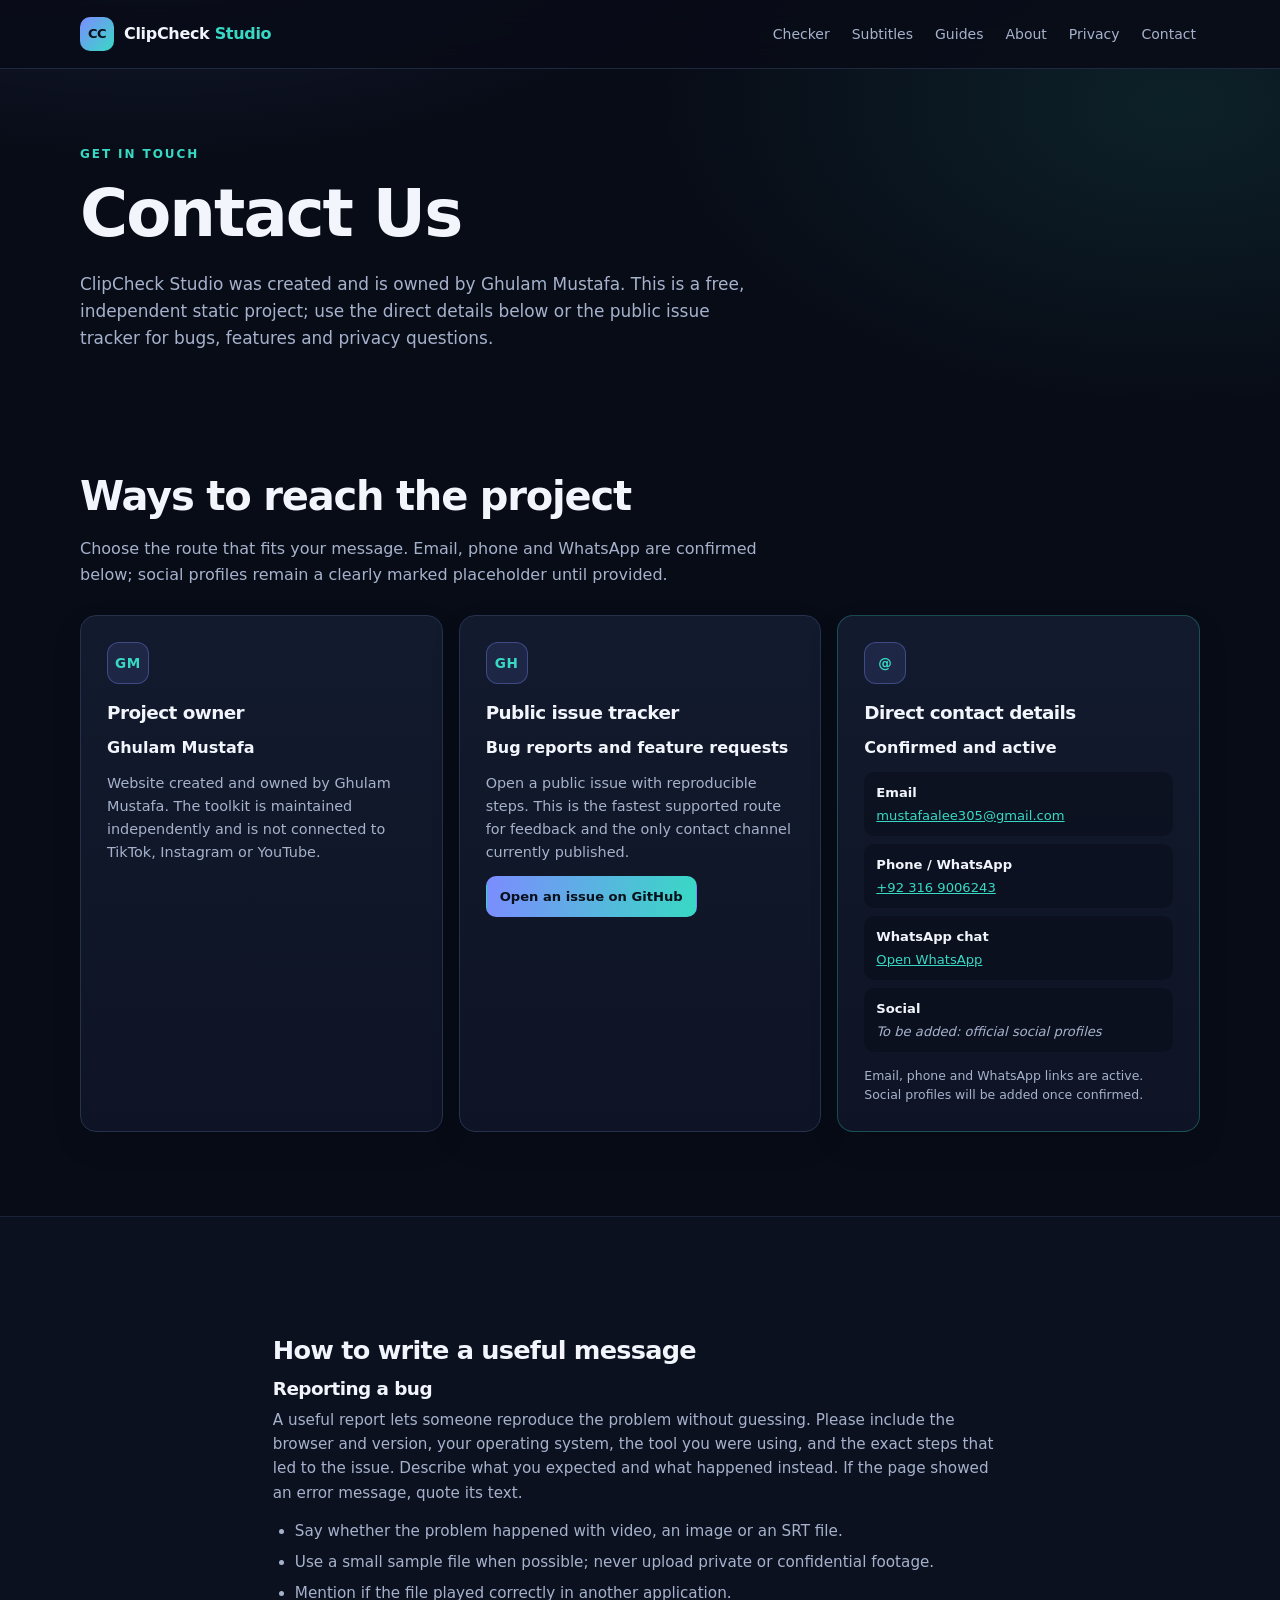
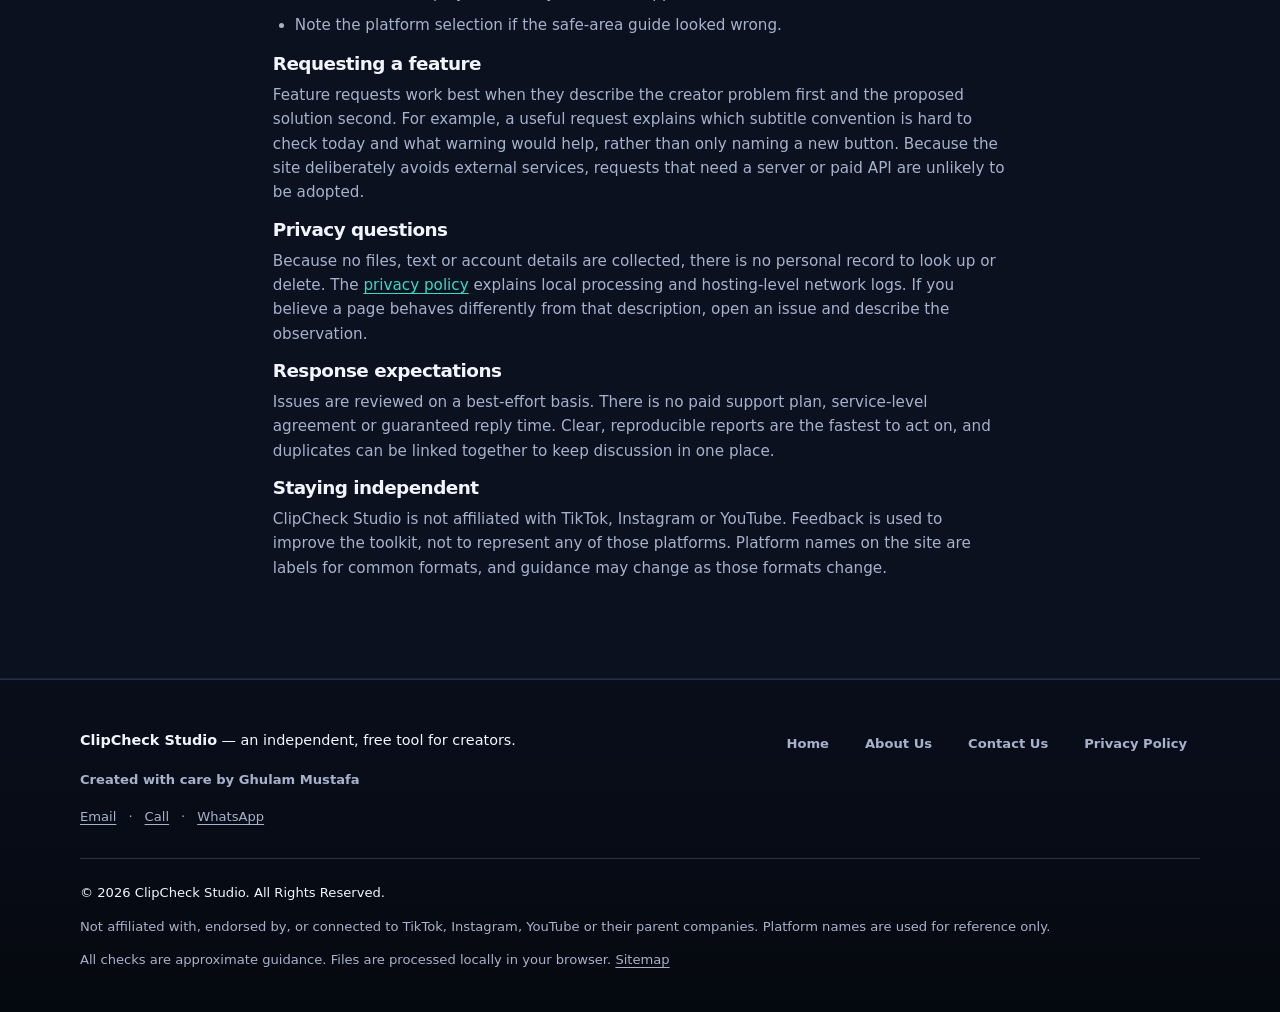
<file: contact.html>
<!doctype html>
<html lang="en">
<head>
  <meta charset="utf-8">
  <meta name="viewport" content="width=device-width, initial-scale=1">
  <title>Contact Us — ClipCheck Studio</title>
  <meta name="description" content="Contact ClipCheck Studio owner Ghulam Mustafa by email, phone or WhatsApp, or send bugs and feature requests via the public issue tracker.">
  <meta name="theme-color" content="#0b1020">
  <meta name="color-scheme" content="dark">
  <meta name="robots" content="index, follow">
  <link rel="canonical" href="https://mussax-moco.github.io/clipcheck-studio/contact.html">
  <meta property="og:type" content="website">
  <meta property="og:site_name" content="ClipCheck Studio">
  <meta property="og:locale" content="en_US">
  <meta property="og:url" content="https://mussax-moco.github.io/clipcheck-studio/contact.html">
  <meta property="og:title" content="Contact Us — ClipCheck Studio">
  <meta property="og:description" content="Contact ClipCheck Studio owner Ghulam Mustafa by email, phone or WhatsApp, or send bugs and feature requests via the public issue tracker.">
  <meta name="twitter:card" content="summary">
  <meta name="twitter:title" content="Contact Us — ClipCheck Studio">
  <meta name="twitter:description" content="Contact ClipCheck Studio owner Ghulam Mustafa by email, phone or WhatsApp, or send bugs and feature requests via the public issue tracker.">
  <link rel="stylesheet" href="styles.css">
</head>
<body>
  <a class="skip-link" href="#main">Skip to main content</a>

  <header class="site-header">
    <div class="wrap header-inner">
      <a class="brand" href="index.html" aria-label="ClipCheck Studio home">
        <span class="brand-mark" aria-hidden="true">CC</span>
        <span class="brand-name">ClipCheck <strong>Studio</strong></span>
      </a>
      <nav class="main-nav" aria-label="Primary">
        <a href="index.html#checker">Checker</a>
        <a href="index.html#subtitles">Subtitles</a>
        <a href="index.html#guides">Guides</a>
        <a href="about.html">About</a>
        <a href="privacy.html">Privacy</a>
        <a href="contact.html" aria-current="page">Contact</a>
      </nav>
    </div>
  </header>

  <main id="main">
    <section class="page-hero" aria-labelledby="contact-title">
      <div class="wrap">
        <p class="eyebrow">Get in touch</p>
        <h1 id="contact-title">Contact Us</h1>
        <p class="lead">ClipCheck Studio was created and is owned by Ghulam Mustafa. This is a free, independent static project; use the direct details below or the public issue tracker for bugs, features and privacy questions.</p>
      </div>
    </section>

    <section class="section contact-section" aria-labelledby="contact-options-title">
      <div class="wrap">
        <header class="section-head">
          <h2 id="contact-options-title">Ways to reach the project</h2>
          <p>Choose the route that fits your message. Email, phone and WhatsApp are confirmed below; social profiles remain a clearly marked placeholder until provided.</p>
        </header>
        <div class="contact-layout">
          <article class="contact-card">
            <span class="contact-mark" aria-hidden="true">GM</span>
            <h3>Project owner</h3>
            <p class="contact-primary">Ghulam Mustafa</p>
            <p>Website created and owned by Ghulam Mustafa. The toolkit is maintained independently and is not connected to TikTok, Instagram or YouTube.</p>
          </article>
          <article class="contact-card">
            <span class="contact-mark" aria-hidden="true">GH</span>
            <h3>Public issue tracker</h3>
            <p class="contact-primary">Bug reports and feature requests</p>
            <p>Open a public issue with reproducible steps. This is the fastest supported route for feedback and the only contact channel currently published.</p>
            <p class="cta-line"><a class="btn btn-primary btn-sm" href="https://github.com/Mussax-moco/clipcheck-studio/issues" rel="noopener noreferrer">Open an issue on GitHub</a></p>
          </article>
          <article class="contact-card contact-card-direct">
            <span class="contact-mark" aria-hidden="true">@</span>
            <h3>Direct contact details</h3>
            <p class="contact-primary">Confirmed and active</p>
            <ul class="contact-list">
              <li><span>Email</span><a href="mailto:mustafaalee305@gmail.com">mustafaalee305@gmail.com</a></li>
              <li><span>Phone / WhatsApp</span><a href="tel:+923169006243">+92 316 9006243</a></li>
              <li><span>WhatsApp chat</span><a href="https://wa.me/923169006243" rel="noopener noreferrer">Open WhatsApp</a></li>
              <li><span>Social</span><span class="contact-placeholder">To be added: official social profiles</span></li>
            </ul>
            <p class="fine-print">Email, phone and WhatsApp links are active. Social profiles will be added once confirmed.</p>
          </article>
        </div>
      </div>
    </section>

    <section class="section section-alt" aria-labelledby="contact-guidance-title">
      <div class="wrap prose">
        <h2 id="contact-guidance-title">How to write a useful message</h2>
        <h3 id="bugs-title">Reporting a bug</h3>
        <p>A useful report lets someone reproduce the problem without guessing. Please include the browser and version, your operating system, the tool you were using, and the exact steps that led to the issue. Describe what you expected and what happened instead. If the page showed an error message, quote its text.</p>
        <ul>
          <li>Say whether the problem happened with video, an image or an SRT file.</li>
          <li>Use a small sample file when possible; never upload private or confidential footage.</li>
          <li>Mention if the file played correctly in another application.</li>
          <li>Note the platform selection if the safe-area guide looked wrong.</li>
        </ul>

        <h3>Requesting a feature</h3>
        <p>Feature requests work best when they describe the creator problem first and the proposed solution second. For example, a useful request explains which subtitle convention is hard to check today and what warning would help, rather than only naming a new button. Because the site deliberately avoids external services, requests that need a server or paid API are unlikely to be adopted.</p>

        <h3>Privacy questions</h3>
        <p>Because no files, text or account details are collected, there is no personal record to look up or delete. The <a href="privacy.html">privacy policy</a> explains local processing and hosting-level network logs. If you believe a page behaves differently from that description, open an issue and describe the observation.</p>

        <h3>Response expectations</h3>
        <p>Issues are reviewed on a best-effort basis. There is no paid support plan, service-level agreement or guaranteed reply time. Clear, reproducible reports are the fastest to act on, and duplicates can be linked together to keep discussion in one place.</p>

        <h3>Staying independent</h3>
        <p>ClipCheck Studio is not affiliated with TikTok, Instagram or YouTube. Feedback is used to improve the toolkit, not to represent any of those platforms. Platform names on the site are labels for common formats, and guidance may change as those formats change.</p>
      </div>
    </section>
  </main>

  <footer class="site-footer">
    <div class="wrap footer-inner">
      <div class="footer-brand">
        <p class="footer-name"><strong>ClipCheck Studio</strong> — an independent, free tool for creators.</p>
        <p class="footer-credit">Created with care by Ghulam Mustafa</p>
        <p class="footer-contact"><a href="mailto:mustafaalee305@gmail.com">Email</a><span aria-hidden="true"> · </span><a href="tel:+923169006243">Call</a><span aria-hidden="true"> · </span><a href="https://wa.me/923169006243" rel="noopener noreferrer">WhatsApp</a></p>
      </div>
      <nav class="footer-nav" aria-label="Footer">
        <a href="index.html">Home</a>
        <a href="about.html">About Us</a>
        <a href="contact.html">Contact Us</a>
        <a href="privacy.html">Privacy Policy</a>
      </nav>
      <div class="footer-legal">
        <p>© 2026 ClipCheck Studio. All Rights Reserved.</p>
        <p>Not affiliated with, endorsed by, or connected to TikTok, Instagram, YouTube or their parent companies. Platform names are used for reference only.</p>
        <p>All checks are approximate guidance. Files are processed locally in your browser. <a href="sitemap.xml">Sitemap</a></p>
      </div>
    </div>
  </footer>
</body>
</html>
</file>
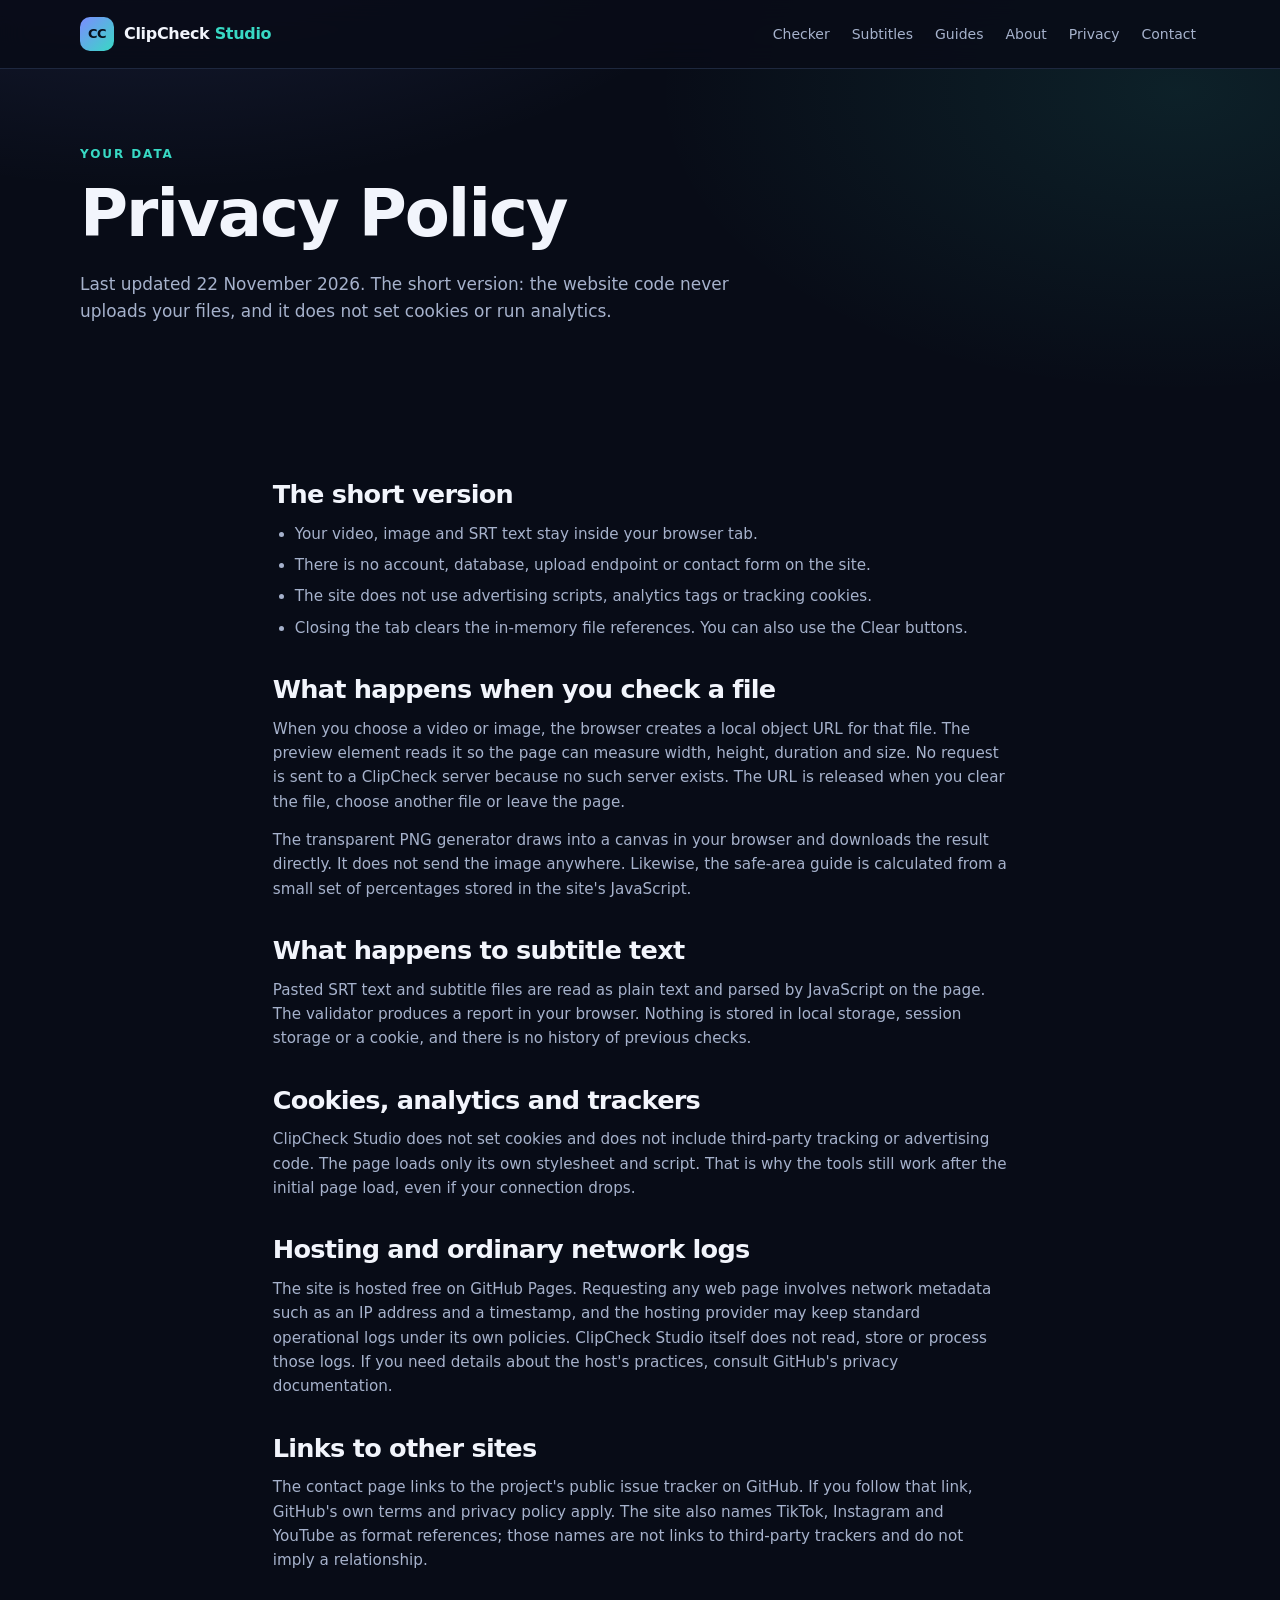
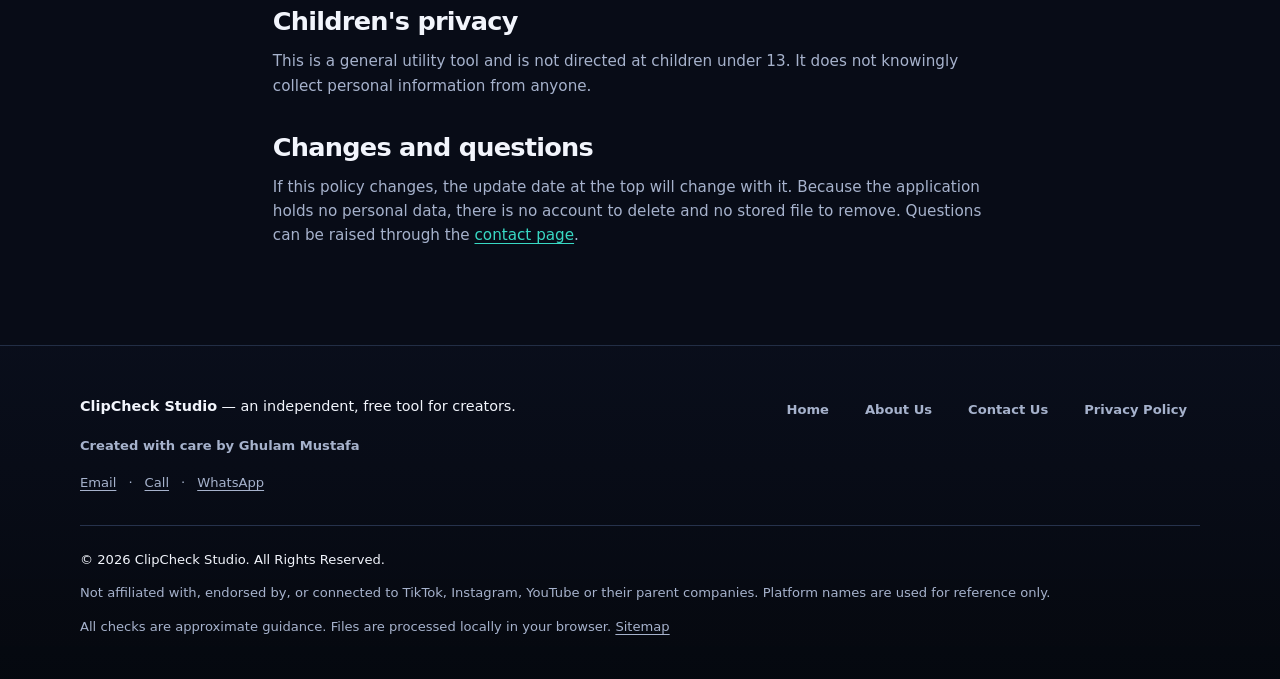
<file: privacy.html>
<!doctype html>
<html lang="en">
<head>
  <meta charset="utf-8">
  <meta name="viewport" content="width=device-width, initial-scale=1">
  <title>Privacy Policy — ClipCheck Studio</title>
  <meta name="description" content="How ClipCheck Studio handles files and subtitle text: everything is processed locally, with no uploads, application analytics or file storage.">
  <meta name="theme-color" content="#0b1020">
  <meta name="color-scheme" content="dark">
  <meta name="robots" content="index, follow">
  <link rel="canonical" href="https://mussax-moco.github.io/clipcheck-studio/privacy.html">
  <meta property="og:type" content="website">
  <meta property="og:site_name" content="ClipCheck Studio">
  <meta property="og:locale" content="en_US">
  <meta property="og:url" content="https://mussax-moco.github.io/clipcheck-studio/privacy.html">
  <meta property="og:title" content="Privacy Policy — ClipCheck Studio">
  <meta property="og:description" content="How ClipCheck Studio handles files and subtitle text: everything is processed locally, with no uploads, application analytics or file storage.">
  <meta name="twitter:card" content="summary">
  <meta name="twitter:title" content="Privacy Policy — ClipCheck Studio">
  <meta name="twitter:description" content="How ClipCheck Studio handles files and subtitle text: everything is processed locally, with no uploads, application analytics or file storage.">
  <link rel="stylesheet" href="styles.css">
</head>
<body>
  <a class="skip-link" href="#main">Skip to main content</a>

  <header class="site-header">
    <div class="wrap header-inner">
      <a class="brand" href="index.html" aria-label="ClipCheck Studio home">
        <span class="brand-mark" aria-hidden="true">CC</span>
        <span class="brand-name">ClipCheck <strong>Studio</strong></span>
      </a>
      <nav class="main-nav" aria-label="Primary">
        <a href="index.html#checker">Checker</a>
        <a href="index.html#subtitles">Subtitles</a>
        <a href="index.html#guides">Guides</a>
        <a href="about.html">About</a>
        <a href="privacy.html" aria-current="page">Privacy</a>
        <a href="contact.html">Contact</a>
      </nav>
    </div>
  </header>

  <main id="main">
    <section class="page-hero" aria-labelledby="privacy-title">
      <div class="wrap">
        <p class="eyebrow">Your data</p>
        <h1 id="privacy-title">Privacy Policy</h1>
        <p class="lead">Last updated 22 November 2026. The short version: the website code never uploads your files, and it does not set cookies or run analytics.</p>
      </div>
    </section>

    <section class="section" aria-labelledby="short-title">
      <div class="wrap prose">
        <h2 id="short-title">The short version</h2>
        <ul>
          <li>Your video, image and SRT text stay inside your browser tab.</li>
          <li>There is no account, database, upload endpoint or contact form on the site.</li>
          <li>The site does not use advertising scripts, analytics tags or tracking cookies.</li>
          <li>Closing the tab clears the in-memory file references. You can also use the Clear buttons.</li>
        </ul>

        <h2>What happens when you check a file</h2>
        <p>When you choose a video or image, the browser creates a local object URL for that file. The preview element reads it so the page can measure width, height, duration and size. No request is sent to a ClipCheck server because no such server exists. The URL is released when you clear the file, choose another file or leave the page.</p>
        <p>The transparent PNG generator draws into a canvas in your browser and downloads the result directly. It does not send the image anywhere. Likewise, the safe-area guide is calculated from a small set of percentages stored in the site's JavaScript.</p>

        <h2>What happens to subtitle text</h2>
        <p>Pasted SRT text and subtitle files are read as plain text and parsed by JavaScript on the page. The validator produces a report in your browser. Nothing is stored in local storage, session storage or a cookie, and there is no history of previous checks.</p>

        <h2>Cookies, analytics and trackers</h2>
        <p>ClipCheck Studio does not set cookies and does not include third-party tracking or advertising code. The page loads only its own stylesheet and script. That is why the tools still work after the initial page load, even if your connection drops.</p>

        <h2>Hosting and ordinary network logs</h2>
        <p>The site is hosted free on GitHub Pages. Requesting any web page involves network metadata such as an IP address and a timestamp, and the hosting provider may keep standard operational logs under its own policies. ClipCheck Studio itself does not read, store or process those logs. If you need details about the host's practices, consult GitHub's privacy documentation.</p>

        <h2>Links to other sites</h2>
        <p>The contact page links to the project's public issue tracker on GitHub. If you follow that link, GitHub's own terms and privacy policy apply. The site also names TikTok, Instagram and YouTube as format references; those names are not links to third-party trackers and do not imply a relationship.</p>

        <h2>Children's privacy</h2>
        <p>This is a general utility tool and is not directed at children under 13. It does not knowingly collect personal information from anyone.</p>

        <h2>Changes and questions</h2>
        <p>If this policy changes, the update date at the top will change with it. Because the application holds no personal data, there is no account to delete and no stored file to remove. Questions can be raised through the <a href="contact.html">contact page</a>.</p>
      </div>
    </section>
  </main>

  <footer class="site-footer">
    <div class="wrap footer-inner">
      <div class="footer-brand">
        <p class="footer-name"><strong>ClipCheck Studio</strong> — an independent, free tool for creators.</p>
        <p class="footer-credit">Created with care by Ghulam Mustafa</p>
        <p class="footer-contact"><a href="mailto:mustafaalee305@gmail.com">Email</a><span aria-hidden="true"> · </span><a href="tel:+923169006243">Call</a><span aria-hidden="true"> · </span><a href="https://wa.me/923169006243" rel="noopener noreferrer">WhatsApp</a></p>
      </div>
      <nav class="footer-nav" aria-label="Footer">
        <a href="index.html">Home</a>
        <a href="about.html">About Us</a>
        <a href="contact.html">Contact Us</a>
        <a href="privacy.html">Privacy Policy</a>
      </nav>
      <div class="footer-legal">
        <p>© 2026 ClipCheck Studio. All Rights Reserved.</p>
        <p>Not affiliated with, endorsed by, or connected to TikTok, Instagram, YouTube or their parent companies. Platform names are used for reference only.</p>
        <p>All checks are approximate guidance. Files are processed locally in your browser. <a href="sitemap.xml">Sitemap</a></p>
      </div>
    </div>
  </footer>
</body>
</html>
</file>
<file: styles.css>
:root {
  --bg: #080c17;
  --bg-soft: #0e1425;
  --surface: #121a2d;
  --surface-2: #172139;
  --line: #26324c;
  --text: #f2f5fc;
  --muted: #a6b2cc;
  --accent: #7c8cff;
  --accent-2: #38d9c4;
  --good: #4ade80;
  --warn: #fbbf24;
  --bad: #fb7185;
  --radius: 16px;
  --shadow: 0 18px 40px rgba(0, 0, 0, .32);
}

*, *::before, *::after { box-sizing: border-box; }

html { scroll-behavior: smooth; }

body {
  margin: 0;
  background:
    radial-gradient(1100px 620px at 12% -8%, rgba(124, 140, 255, .18), transparent 60%),
    radial-gradient(900px 520px at 92% 4%, rgba(56, 217, 196, .10), transparent 58%),
    var(--bg);
  color: var(--text);
  font: 16px/1.6 system-ui, -apple-system, "Segoe UI", Roboto, Helvetica, Arial, sans-serif;
  -webkit-font-smoothing: antialiased;
}

a { color: var(--accent-2); }
a:hover { color: #8ff3e5; }

:focus-visible {
  outline: 3px solid var(--accent-2);
  outline-offset: 3px;
}

.skip-link {
  position: absolute;
  left: 12px;
  top: -80px;
  z-index: 100;
  padding: 10px 16px;
  background: var(--text);
  color: var(--bg);
  border-radius: 8px;
  font-weight: 700;
}
.skip-link:focus { top: 12px; }

.wrap { width: min(100% - 32px, 1120px); margin-inline: auto; }

.site-header {
  position: sticky;
  top: 0;
  z-index: 40;
  border-bottom: 1px solid rgba(38, 50, 76, .75);
  background: rgba(8, 12, 23, .88);
  backdrop-filter: blur(14px);
}
.header-inner {
  min-height: 68px;
  display: flex;
  align-items: center;
  justify-content: space-between;
  flex-wrap: wrap;
  gap: 8px 16px;
  padding-block: 12px;
}
.brand { display: inline-flex; align-items: center; gap: 10px; color: var(--text); text-decoration: none; font-weight: 700; }
.brand:hover { color: var(--text); }
.brand-mark {
  display: grid;
  place-items: center;
  width: 34px;
  height: 34px;
  border-radius: 10px;
  background: linear-gradient(135deg, var(--accent), var(--accent-2));
  color: #07101b;
  font-size: 13px;
  font-weight: 800;
  letter-spacing: -.5px;
}
.brand-name { font-size: 1rem; letter-spacing: -.02em; }
.brand-name strong { color: var(--accent-2); }
.main-nav { display: flex; flex-wrap: wrap; gap: 6px 14px; font-size: .82rem; }
.main-nav a { color: var(--muted); text-decoration: none; padding: 8px 4px; }
.main-nav a:hover { color: var(--text); }

.hero { padding: 56px 0 40px; }
.hero-inner { display: grid; gap: 40px; align-items: center; }
.eyebrow {
  margin: 0 0 10px;
  color: var(--accent-2);
  font-size: .75rem;
  font-weight: 800;
  letter-spacing: .16em;
  text-transform: uppercase;
}
h1, h2, h3, h4 { line-height: 1.2; letter-spacing: -.03em; margin-top: 0; }
h1 { font-size: clamp(2.3rem, 8vw, 4.1rem); margin-bottom: 18px; }
h1 span { background: linear-gradient(100deg, var(--accent), var(--accent-2)); -webkit-background-clip: text; background-clip: text; color: transparent; }
h2 { font-size: clamp(1.75rem, 5vw, 2.5rem); margin-bottom: 12px; }
h3 { font-size: 1.15rem; margin-bottom: 8px; }
h4 { font-size: .95rem; }
.lead { color: var(--muted); font-size: 1.06rem; max-width: 62ch; margin-bottom: 26px; }
.hero-actions { display: flex; flex-wrap: wrap; gap: 12px; }
.trust-list { display: flex; flex-wrap: wrap; gap: 8px 18px; list-style: none; padding: 0; margin: 26px 0 0; color: var(--muted); font-size: .875rem; }
.trust-list li { display: flex; align-items: center; gap: 8px; }
.trust-list li::before { content: ""; width: 7px; height: 7px; border-radius: 50%; background: var(--good); box-shadow: 0 0 0 4px rgba(74, 222, 128, .12); }

.hero-panel { display: grid; justify-items: center; gap: 14px; }
.phone-frame {
  width: min(58vw, 230px);
  aspect-ratio: 9 / 16;
  padding: 9px;
  border-radius: 30px;
  background: linear-gradient(160deg, #35415f, #131b2d 55%);
  border: 1px solid #475476;
  box-shadow: var(--shadow), inset 0 1px 0 rgba(255,255,255,.2);
  transform: rotate(-3deg);
}
.phone-screen {
  position: relative;
  height: 100%;
  border-radius: 22px;
  overflow: hidden;
  background:
    radial-gradient(120% 80% at 50% 20%, rgba(124,140,255,.55), transparent 60%),
    linear-gradient(180deg, #1d2742, #0a0f1c);
}
.phone-line { position: absolute; left: 0; right: 0; background: rgba(251,113,133,.32); border-bottom: 1px dashed rgba(255,255,255,.5); }
.phone-line-top { top: 0; height: 13%; }
.phone-line-bottom { bottom: 0; height: 22%; border-top: 1px dashed rgba(255,255,255,.5); border-bottom: 0; }
.phone-line-side { left: auto; right: 0; top: 13%; bottom: 22%; width: 14%; background: rgba(251,113,133,.32); border: 0; border-left: 1px dashed rgba(255,255,255,.5); }
.phone-caption { position: absolute; left: 50%; top: 48%; transform: translate(-50%, -50%); color: #fff; font-weight: 700; font-size: clamp(.55rem, 2.5vw, .8rem); white-space: nowrap; text-shadow: 0 2px 12px #000; }
.hero-panel-note { color: var(--muted); font-size: .8rem; margin: 0; }

.privacy-note {
  display: flex;
  gap: 12px;
  align-items: flex-start;
  padding: 14px 18px;
  border: 1px solid rgba(74, 222, 128, .24);
  background: rgba(74, 222, 128, .07);
  border-radius: 12px;
}
.privacy-note p { margin: 0; color: var(--muted); font-size: .9rem; }
.privacy-note strong { color: var(--good); }
.privacy-icon { color: var(--good); line-height: 1.6; font-size: .7rem; }

.section { padding: 64px 0; }
.section-alt { background: rgba(14, 20, 37, .68); border-block: 1px solid rgba(38, 50, 76, .55); }
.section-head { max-width: 70ch; margin-bottom: 28px; }
.section-head p:last-child { color: var(--muted); margin-bottom: 0; }

.card {
  background: linear-gradient(180deg, var(--surface), var(--bg-soft));
  border: 1px solid var(--line);
  border-radius: var(--radius);
  padding: 20px;
  box-shadow: 0 10px 26px rgba(0,0,0,.16);
}
.card + .card { margin-top: 18px; }
.card-head { margin-bottom: 18px; }
.card-head p { color: var(--muted); font-size: .9rem; margin: 0; }
.subhead { margin: 22px 0 10px; color: var(--muted); }

.tool-grid, .subtitle-grid { display: grid; gap: 20px; align-items: start; }
.tool-side { min-width: 0; }
.sticky-card { position: static; }

fieldset { border: 0; padding: 0; margin: 0 0 18px; }
legend { font-weight: 700; font-size: .9rem; margin-bottom: 8px; }
.segmented { display: grid; grid-template-columns: 1fr; gap: 8px; }
.segmented label { position: relative; }
.segmented input { position: absolute; opacity: 0; inset: 0; width: 100%; height: 100%; margin: 0; cursor: pointer; }
.segmented span {
  display: block;
  text-align: center;
  padding: 10px 12px;
  border: 1px solid var(--line);
  border-radius: 10px;
  background: var(--surface-2);
  color: var(--muted);
  font-size: .875rem;
  font-weight: 600;
  transition: background .15s ease, color .15s ease, border-color .15s ease;
}
.segmented input:checked + span { background: rgba(124,140,255,.18); border-color: var(--accent); color: var(--text); }
.segmented input:focus-visible + span { outline: 3px solid var(--accent-2); outline-offset: 2px; }

.drop-zone {
  display: grid;
  justify-items: center;
  gap: 4px;
  padding: 28px 16px;
  border: 2px dashed #3a4870;
  border-radius: 14px;
  background: rgba(124,140,255,.06);
  cursor: pointer;
  text-align: center;
  transition: border-color .15s ease, background .15s ease;
}
.drop-zone:hover, .drop-zone.is-dragging { border-color: var(--accent-2); background: rgba(56,217,196,.09); }
.drop-zone:focus-within { outline: 3px solid var(--accent-2); outline-offset: 3px; }
.drop-zone input { position: absolute; width: 1px; height: 1px; opacity: 0; pointer-events: none; }
.drop-icon { display: grid; place-items: center; width: 44px; height: 44px; border-radius: 50%; background: rgba(124,140,255,.2); color: var(--accent-2); font-size: 1.6rem; line-height: 1; margin-bottom: 6px; }
.drop-title { font-weight: 700; font-size: .95rem; }
.drop-hint { color: var(--muted); font-size: .8rem; max-width: 42ch; }

.error-text { color: var(--bad); font-size: .875rem; margin: 10px 0 0; }
.error-text[hidden] { display: none; }

.file-meta { display: grid; gap: 8px; margin-top: 16px; padding: 14px; border-radius: 10px; background: rgba(8,12,23,.55); border: 1px solid var(--line); }
.file-meta > div { display: flex; justify-content: space-between; gap: 14px; font-size: .85rem; }
.meta-label { color: var(--muted); flex: 0 0 auto; }
.meta-value { text-align: right; overflow-wrap: anywhere; }

.toolbar-row { display: flex; align-items: center; justify-content: space-between; gap: 12px; flex-wrap: wrap; margin-top: 16px; }
.wrap-row { justify-content: flex-start; }
.check-control { display: inline-flex; align-items: center; gap: 9px; color: var(--muted); font-size: .875rem; cursor: pointer; }
.check-control input, .file-btn + input { accent-color: var(--accent); width: 17px; height: 17px; }

.btn {
  display: inline-flex;
  align-items: center;
  justify-content: center;
  gap: 8px;
  padding: 12px 18px;
  border: 1px solid transparent;
  border-radius: 10px;
  font: inherit;
  font-size: .9rem;
  font-weight: 700;
  text-decoration: none;
  cursor: pointer;
  transition: transform .12s ease, filter .12s ease, background .12s ease;
}
.btn:hover { filter: brightness(1.08); }
.btn:active { transform: translateY(1px); }
.btn-sm { padding: 9px 13px; font-size: .82rem; }
.btn-primary { background: linear-gradient(100deg, var(--accent), var(--accent-2)); color: #07101b; }
.btn-secondary { background: var(--surface-2); border-color: var(--line); color: var(--text); }
.btn-ghost { background: transparent; border-color: var(--line); color: var(--muted); }
.btn:disabled { opacity: .45; cursor: not-allowed; }
.file-btn { position: relative; }

.preview-shell { display: flex; justify-content: center; }
.preview-stage {
  position: relative;
  width: 100%;
  max-width: min(100%, 420px);
  aspect-ratio: 9 / 16;
  border: 1px solid var(--line);
  border-radius: 14px;
  overflow: hidden;
  background: #070b14;
  display: grid;
  place-items: center;
}
.media-mount { position: absolute; inset: 0; display: grid; place-items: center; }
.media-mount video, .media-mount img { width: 100%; height: 100%; object-fit: contain; display: block; }
.placeholder { position: relative; z-index: 1; color: var(--muted); font-size: .875rem; text-align: center; padding: 20px; }
.placeholder::before { content: "▧"; display: block; font-size: 2rem; color: #3c4968; margin-bottom: 8px; }
.placeholder[hidden] { display: none; }
.overlay { position: absolute; inset: 0; z-index: 2; pointer-events: none; --top: 13%; --bottom: 22%; --right: 14%; --left: 2%; }
.overlay[hidden] { display: none; }
.zone { position: absolute; background: rgba(251, 113, 133, .26); display: flex; align-items: center; justify-content: center; padding: 2px; }
.zone-top { inset: 0 0 auto 0; height: var(--top); border-bottom: 1px dashed rgba(255,255,255,.6); }
.zone-bottom { inset: auto 0 0 0; height: var(--bottom); border-top: 1px dashed rgba(255,255,255,.6); }
.zone-right { top: var(--top); bottom: var(--bottom); right: 0; width: var(--right); border-left: 1px dashed rgba(255,255,255,.6); }
.zone-left { top: var(--top); bottom: var(--bottom); left: 0; width: var(--left); border-right: 1px dashed rgba(255,255,255,.6); }
.zone span { background: rgba(7, 11, 20, .78); color: #fff; border: 1px solid rgba(255,255,255,.25); border-radius: 999px; padding: 2px 7px; font-size: clamp(8px, 2vw, 11px); font-weight: 700; white-space: nowrap; }
.zone-left span, .zone-right span { display: none; }
.legend { display: flex; align-items: center; gap: 8px; color: var(--muted); font-size: .8rem; margin: 14px 0 0; }
.legend-swatch { width: 14px; height: 14px; border-radius: 4px; background: rgba(251,113,133,.4); border: 1px dashed rgba(255,255,255,.6); }

.spec-list { margin: 0; display: grid; gap: 0; border: 1px solid var(--line); border-radius: 10px; overflow: hidden; }
.spec-list > div { display: flex; justify-content: space-between; gap: 12px; padding: 10px 12px; font-size: .875rem; background: rgba(8,12,23,.45); }
.spec-list > div + div { border-top: 1px solid var(--line); }
.spec-list dt { color: var(--muted); }
.spec-list dd { margin: 0; font-weight: 700; text-align: right; overflow-wrap: anywhere; }

.check-list { list-style: none; padding: 0; margin: 0; display: grid; gap: 8px; }
.check-item { display: flex; gap: 10px; padding: 10px 12px; border-radius: 10px; font-size: .86rem; border: 1px solid var(--line); background: rgba(8,12,23,.45); }
.check-item::before { flex: 0 0 auto; font-weight: 900; }
.check-good { border-color: rgba(74,222,128,.3); }
.check-good::before { content: "PASS"; color: var(--good); font-size: .72rem; letter-spacing: .05em; padding-top: 2px; }
.check-warn { border-color: rgba(251,191,36,.3); }
.check-warn::before { content: "NOTE"; color: var(--warn); font-size: .72rem; letter-spacing: .05em; padding-top: 2px; }
.check-bad { border-color: rgba(251,113,133,.35); }
.check-bad::before { content: "CHECK"; color: var(--bad); font-size: .72rem; letter-spacing: .05em; padding-top: 2px; }
.check-neutral::before { content: "i"; color: var(--muted); font-weight: 700; }
.fine-print { color: var(--muted); font-size: .76rem; line-height: 1.55; margin: 16px 0 0; }

.export-card { padding: 22px; }
.export-controls { display: grid; gap: 16px; align-items: end; }
.field { display: grid; gap: 7px; }
.field label, .field select { font-size: .9rem; }
select, textarea, input[type="text"] {
  width: 100%;
  color: var(--text);
  background: #0a0f1c;
  border: 1px solid var(--line);
  border-radius: 10px;
  padding: 11px 12px;
  font: inherit;
}
textarea { resize: vertical; min-height: 220px; font-family: ui-monospace, SFMono-Regular, Menlo, Consolas, monospace; font-size: .84rem; line-height: 1.55; }
select { cursor: pointer; }

.stat-grid { display: grid; grid-template-columns: repeat(2, 1fr); gap: 10px; margin-bottom: 18px; }
.stat-grid > div { padding: 12px; border: 1px solid var(--line); border-radius: 10px; background: rgba(8,12,23,.5); display: grid; gap: 2px; }
.stat-value { font-size: 1.5rem; font-weight: 800; letter-spacing: -.04em; }
.stat-label { color: var(--muted); font-size: .75rem; }
.results-scroll { max-height: 360px; overflow-y: auto; }
.issue-list { list-style: none; padding: 0; margin: 0; display: grid; gap: 8px; }
.issue-item { border: 1px solid var(--line); border-left-width: 4px; border-radius: 8px; padding: 10px 12px; font-size: .85rem; background: rgba(8,12,23,.45); }
.issue-item strong { display: block; margin-bottom: 2px; }
.issue-item span { color: var(--muted); }
.issue-error { border-left-color: var(--bad); }
.issue-error strong { color: var(--bad); }
.issue-warning { border-left-color: var(--warn); }
.issue-warning strong { color: var(--warn); }
.issue-info { border-left-color: var(--accent); }
.issue-info strong { color: var(--accent); }
.issue-empty { color: var(--muted); font-size: .875rem; padding: 12px; border: 1px dashed var(--line); border-radius: 10px; }
.cue-details { margin-top: 18px; border-top: 1px solid var(--line); padding-top: 14px; }
.cue-details summary { cursor: pointer; font-weight: 700; font-size: .875rem; }
.table-scroll { overflow-x: auto; margin-top: 12px; }
table { border-collapse: collapse; width: 100%; font-size: .78rem; }
th, td { text-align: left; padding: 8px 10px; border-bottom: 1px solid var(--line); white-space: nowrap; }
th { color: var(--muted); font-weight: 700; }
td:last-child { white-space: normal; min-width: 180px; }
tr.is-warn td { color: var(--warn); }
tr.is-error td { color: var(--bad); }

.guide-grid { display: grid; gap: 16px; }
.guide-card { padding: 22px; border: 1px solid var(--line); border-radius: var(--radius); background: linear-gradient(180deg, var(--surface), var(--bg-soft)); }
.guide-card p { color: var(--muted); font-size: .9rem; margin: 0; }

.contact-section .section-head { max-width: 68ch; }
.contact-layout { display: grid; gap: 16px; }
.contact-card { padding: 26px; border: 1px solid var(--line); border-radius: var(--radius); background: linear-gradient(180deg, var(--surface), var(--bg-soft)); box-shadow: 0 12px 30px rgba(0, 0, 0, .12); }
.contact-card h3 { margin-bottom: 10px; }
.contact-card p { color: var(--muted); font-size: .9rem; margin: 0 0 12px; }
.contact-card .contact-primary { color: var(--text); font-size: 1rem; font-weight: 700; }
.contact-mark { display: grid; place-items: center; width: 42px; height: 42px; margin-bottom: 18px; border: 1px solid rgba(124, 140, 255, .35); border-radius: 12px; background: rgba(124, 140, 255, .12); color: var(--accent-2); font-size: .85rem; font-weight: 800; letter-spacing: .04em; }
.contact-card-direct { border-color: rgba(56, 217, 196, .28); }
.contact-list { display: grid; gap: 8px; list-style: none; padding: 0; margin: 0 0 14px; }
.contact-list li { display: grid; gap: 2px; padding: 10px 12px; border-radius: 10px; background: rgba(5, 8, 15, .35); font-size: .82rem; }
.contact-list li > span:first-child { color: var(--text); font-weight: 700; }
.contact-list .contact-placeholder { color: var(--muted); font-style: italic; }
.contact-card .fine-print { margin: 0; font-size: .78rem; }

.site-footer { border-top: 1px solid rgba(38, 50, 76, .9); padding: 44px 0 36px; background: linear-gradient(180deg, rgba(9, 14, 27, .92), rgba(5, 8, 15, .94)); }
.footer-inner { display: grid; gap: 26px; }
.footer-brand { display: grid; gap: 6px; }
.footer-inner p { color: var(--muted); font-size: .82rem; line-height: 1.65; margin: 5px 0; }
.footer-inner .footer-name { color: var(--text); font-size: .9rem; }
.footer-credit { color: var(--accent-2); font-weight: 600; }
.footer-inner .footer-contact { display: flex; flex-wrap: wrap; gap: 2px 12px; margin-top: 4px; }
.footer-contact a { color: var(--muted); text-decoration: underline; text-underline-offset: 3px; }
.footer-contact a:hover { color: var(--accent-2); }
.footer-legal { display: grid; gap: 2px; border-top: 1px solid var(--line); padding-top: 18px; }
.footer-legal p:first-child { color: var(--text); }
.footer-legal a { color: var(--muted); text-decoration: underline; text-underline-offset: 3px; }
.footer-legal a:hover { color: var(--text); }

.content-block { margin-top: 34px; padding-top: 28px; border-top: 1px solid var(--line); }
.prose { max-width: 76ch; color: var(--muted); font-size: .95rem; }
.prose h2 { color: var(--text); font-size: 1.6rem; margin-top: 34px; }
.prose h3 { color: var(--text); }
.prose p { margin: 0 0 14px; }
.prose ul, .prose ol { padding-left: 22px; margin: 0 0 16px; }
.prose li + li { margin-top: 7px; }
.prose a { text-underline-offset: 3px; }
.page-hero { padding: 54px 0 18px; }
.page-hero .lead { margin-bottom: 18px; }
.cta-line { margin-top: 24px; }
.faq-list { display: grid; gap: 12px; }
.faq-list details { border: 1px solid var(--line); border-radius: 12px; background: linear-gradient(180deg, var(--surface), var(--bg-soft)); padding: 0 18px; }
.faq-list summary { cursor: pointer; font-weight: 700; padding: 16px 0; }
.faq-list p { margin: 0 0 16px; color: var(--muted); }
.footer-nav { display: flex; flex-wrap: wrap; gap: 8px 10px; }
.footer-nav a { padding: 8px 12px; border: 1px solid transparent; border-radius: 10px; color: var(--muted); font-size: .82rem; font-weight: 600; text-decoration: none; }
.footer-nav a:hover { border-color: var(--line); background: rgba(124, 140, 255, .08); color: var(--text); }

.sr-only {
  position: absolute !important;
  width: 1px !important;
  height: 1px !important;
  padding: 0 !important;
  margin: -1px !important;
  overflow: hidden !important;
  clip: rect(0, 0, 0, 0) !important;
  white-space: nowrap !important;
  border: 0 !important;
}

@media (min-width: 640px) {
  .main-nav { font-size: .8rem; }
  .segmented { grid-template-columns: repeat(3, 1fr); }
  .stat-grid { grid-template-columns: repeat(4, 1fr); }
  .export-controls { grid-template-columns: 1fr auto; }
  .export-controls .field { grid-column: 1 / -1; }
  .contact-layout { grid-template-columns: repeat(2, minmax(0, 1fr)); }
  .footer-inner { grid-template-columns: minmax(0, 1fr) auto; align-items: start; }
  .footer-legal { grid-column: 1 / -1; }
}

@media (min-width: 860px) {
  .header-inner { flex-wrap: nowrap; padding-block: 0; }
  .main-nav { font-size: .875rem; }
  .page-hero { padding-top: 76px; }
  .hero { padding: 82px 0 56px; }
  .hero-inner { grid-template-columns: 1.15fr .85fr; gap: 60px; }
  .tool-grid { grid-template-columns: minmax(0, 1.25fr) minmax(300px, .75fr); }
  .subtitle-grid { grid-template-columns: 1fr 1fr; }
  .guide-grid { grid-template-columns: repeat(2, 1fr); }
  .sticky-card { position: sticky; top: 88px; }
  .section { padding: 84px 0; }
  .contact-layout { grid-template-columns: repeat(3, minmax(0, 1fr)); }
}

@media (min-width: 1080px) {
  .guide-grid { grid-template-columns: repeat(4, 1fr); }
  .export-controls { grid-template-columns: minmax(240px, 1fr) auto auto; }
  .export-controls .field { grid-column: auto; }
}

@media (prefers-reduced-motion: reduce) {
  html { scroll-behavior: auto; }
  *, *::before, *::after { transition-duration: .01ms !important; animation-duration: .01ms !important; }
}
</file>
